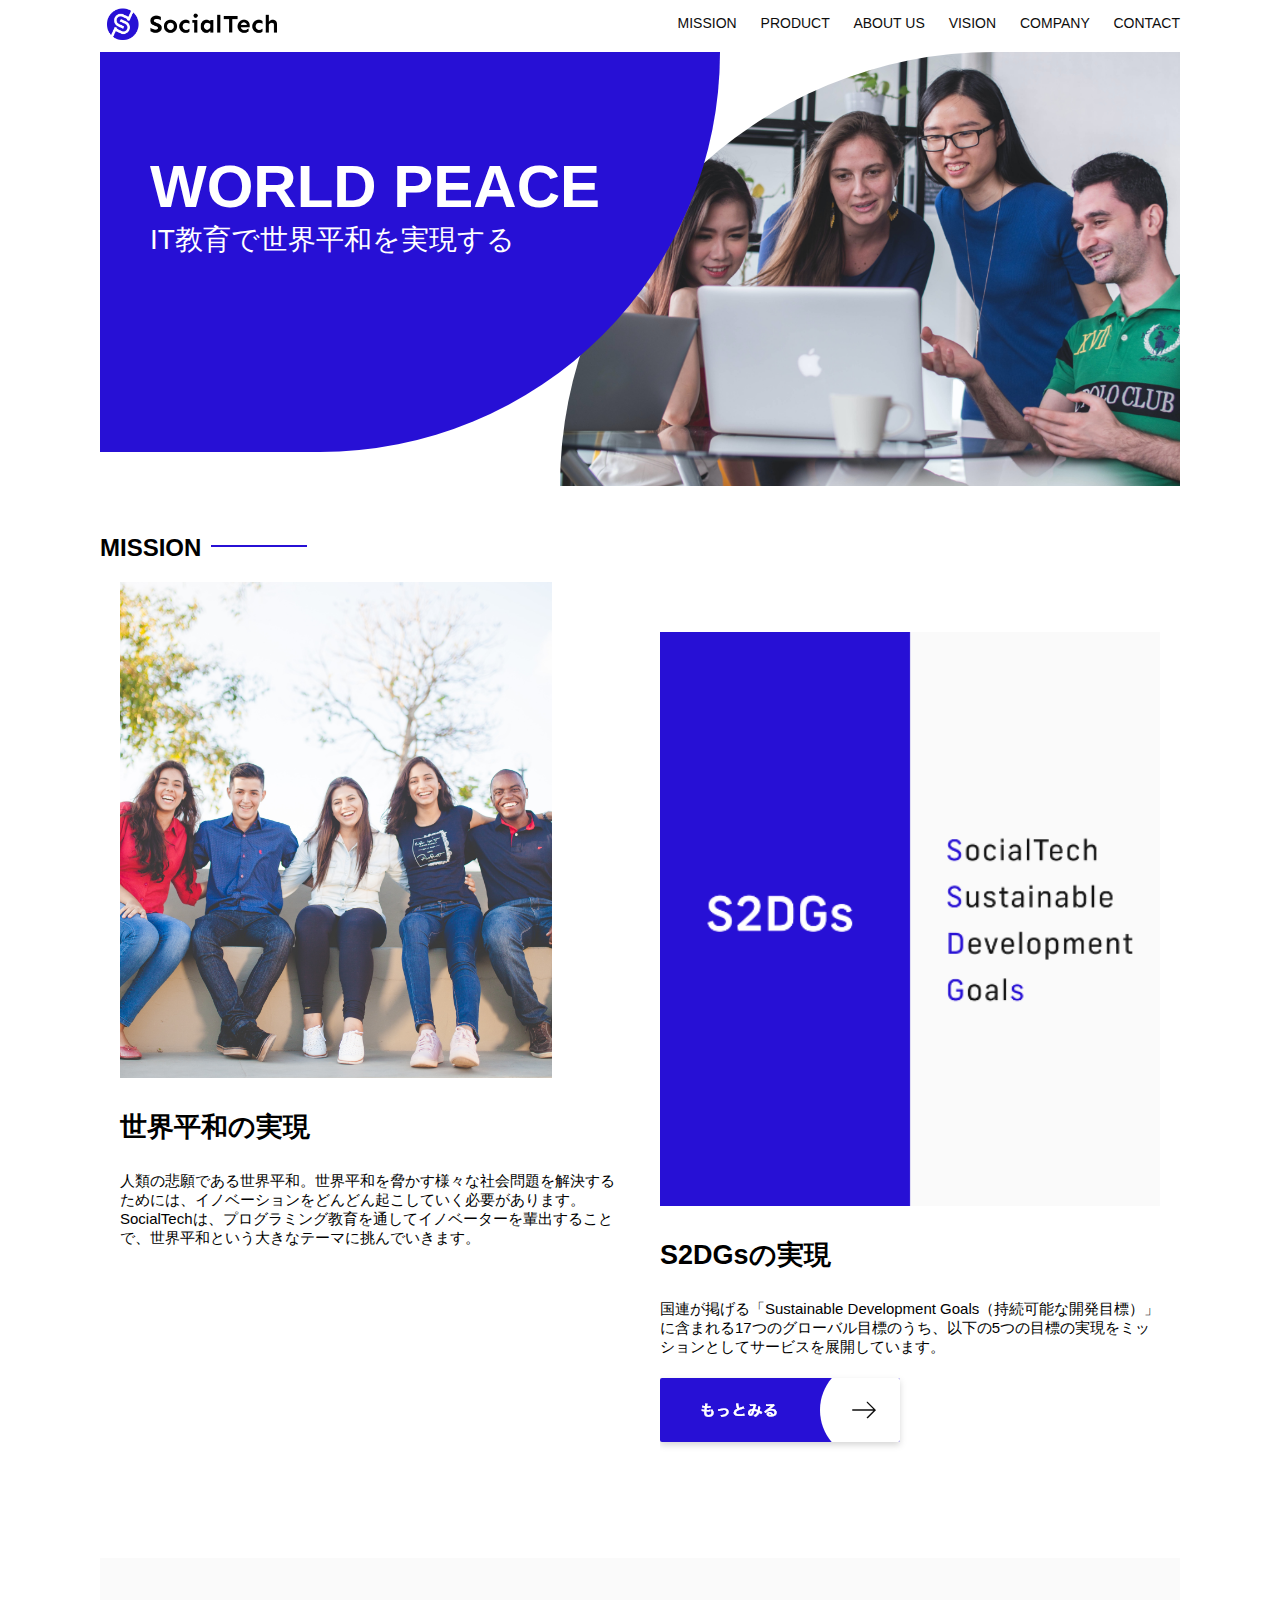
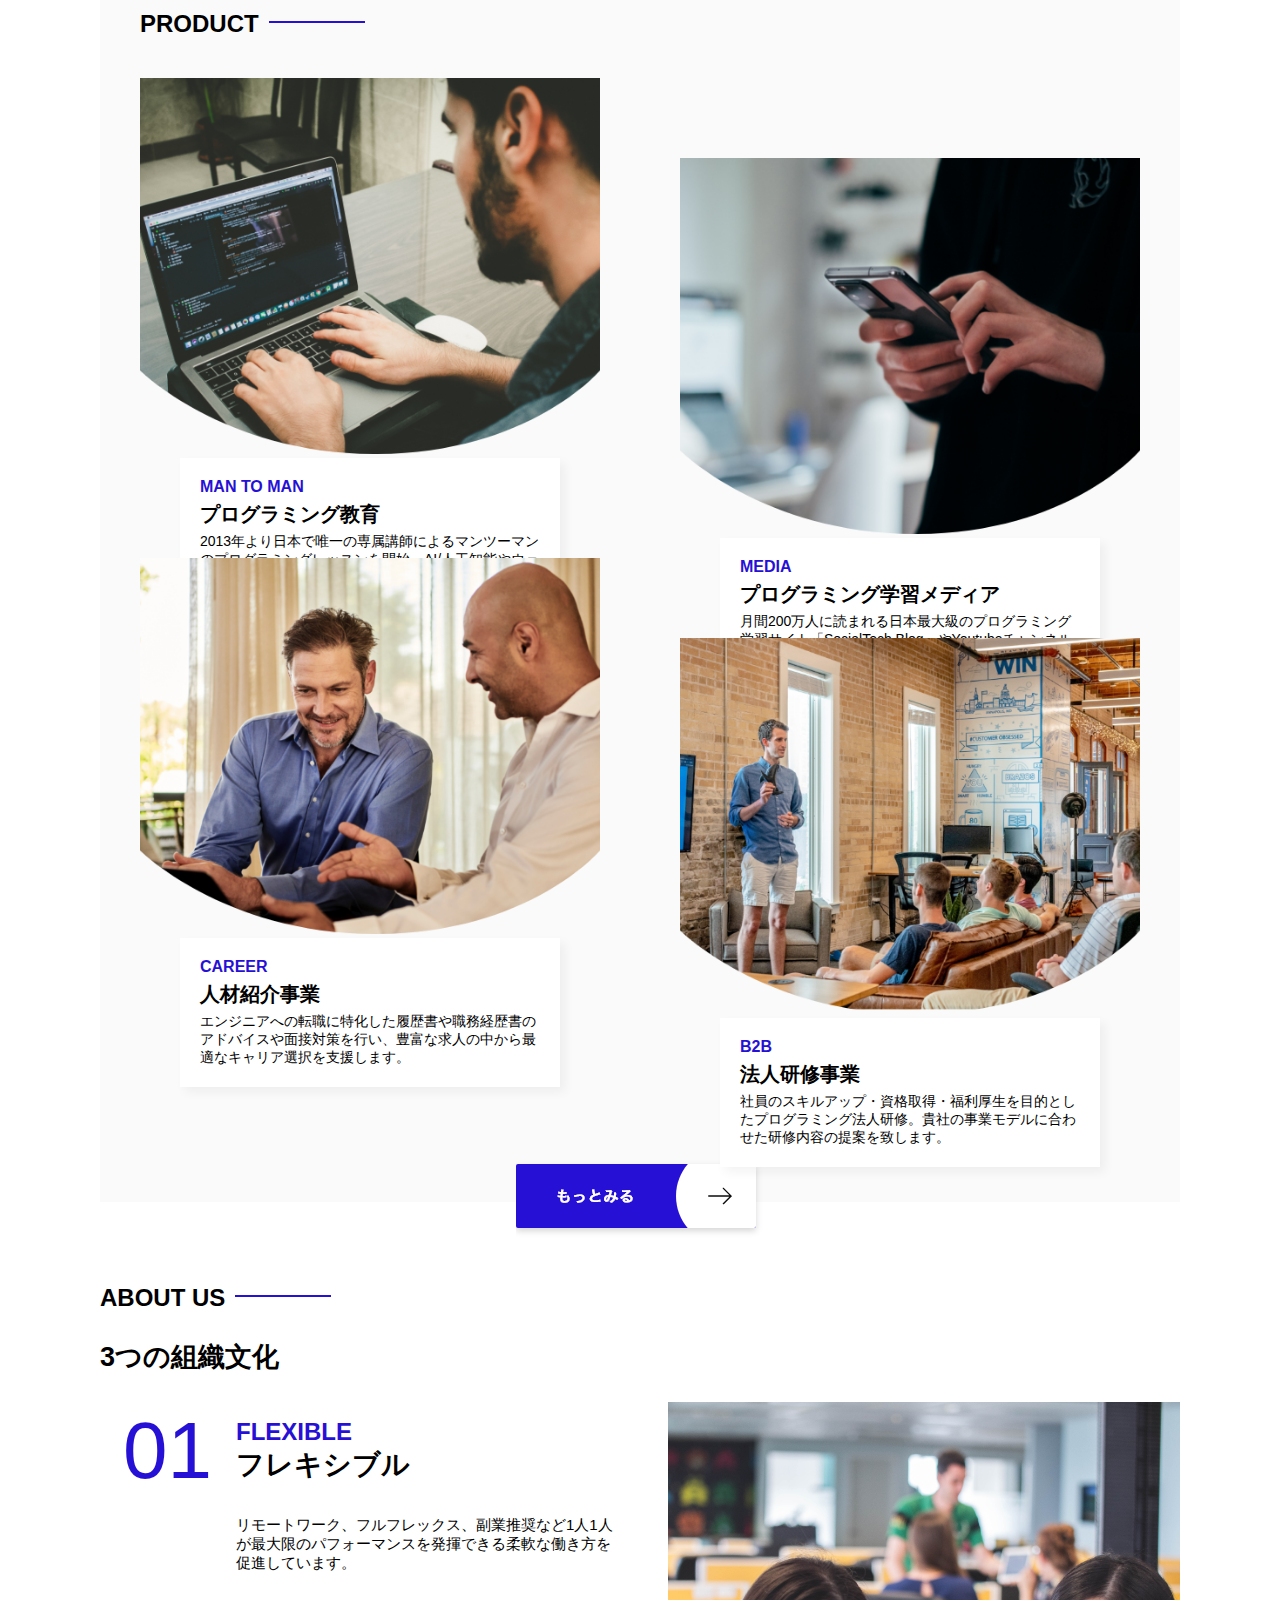
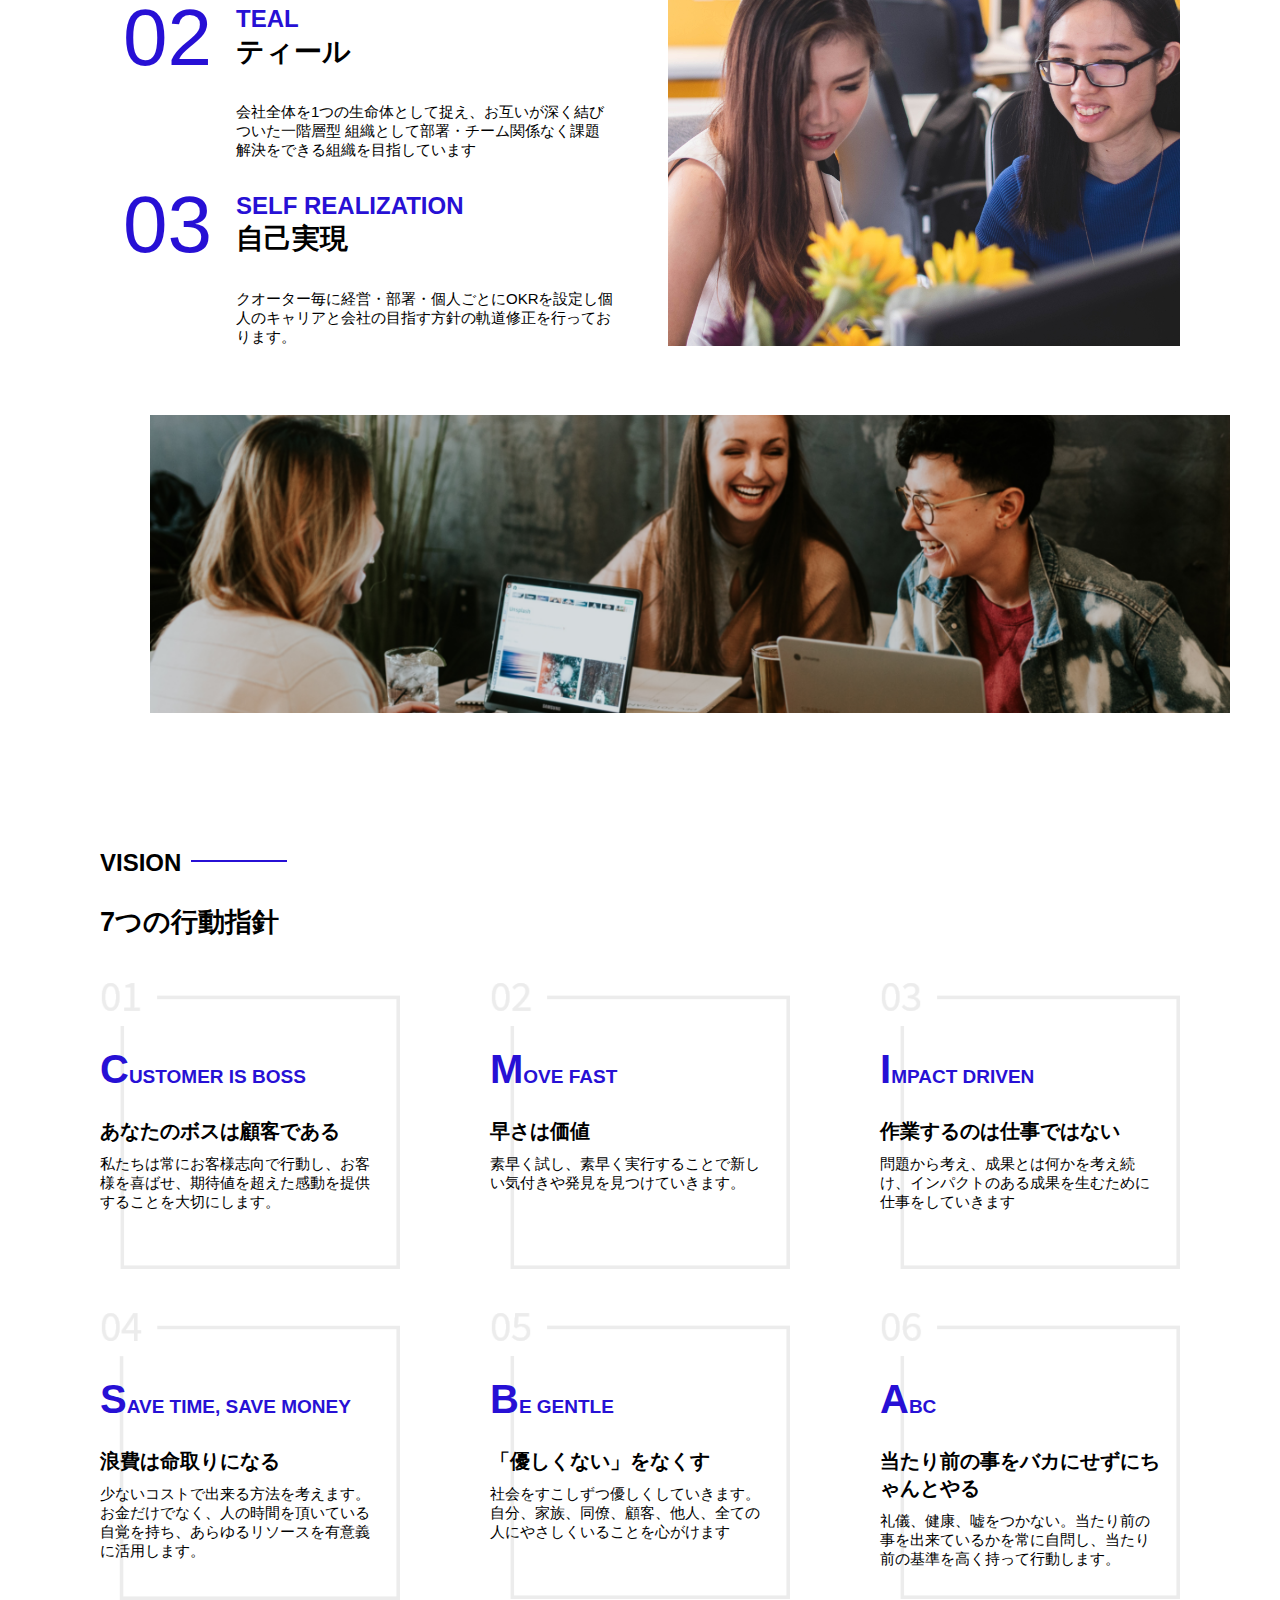
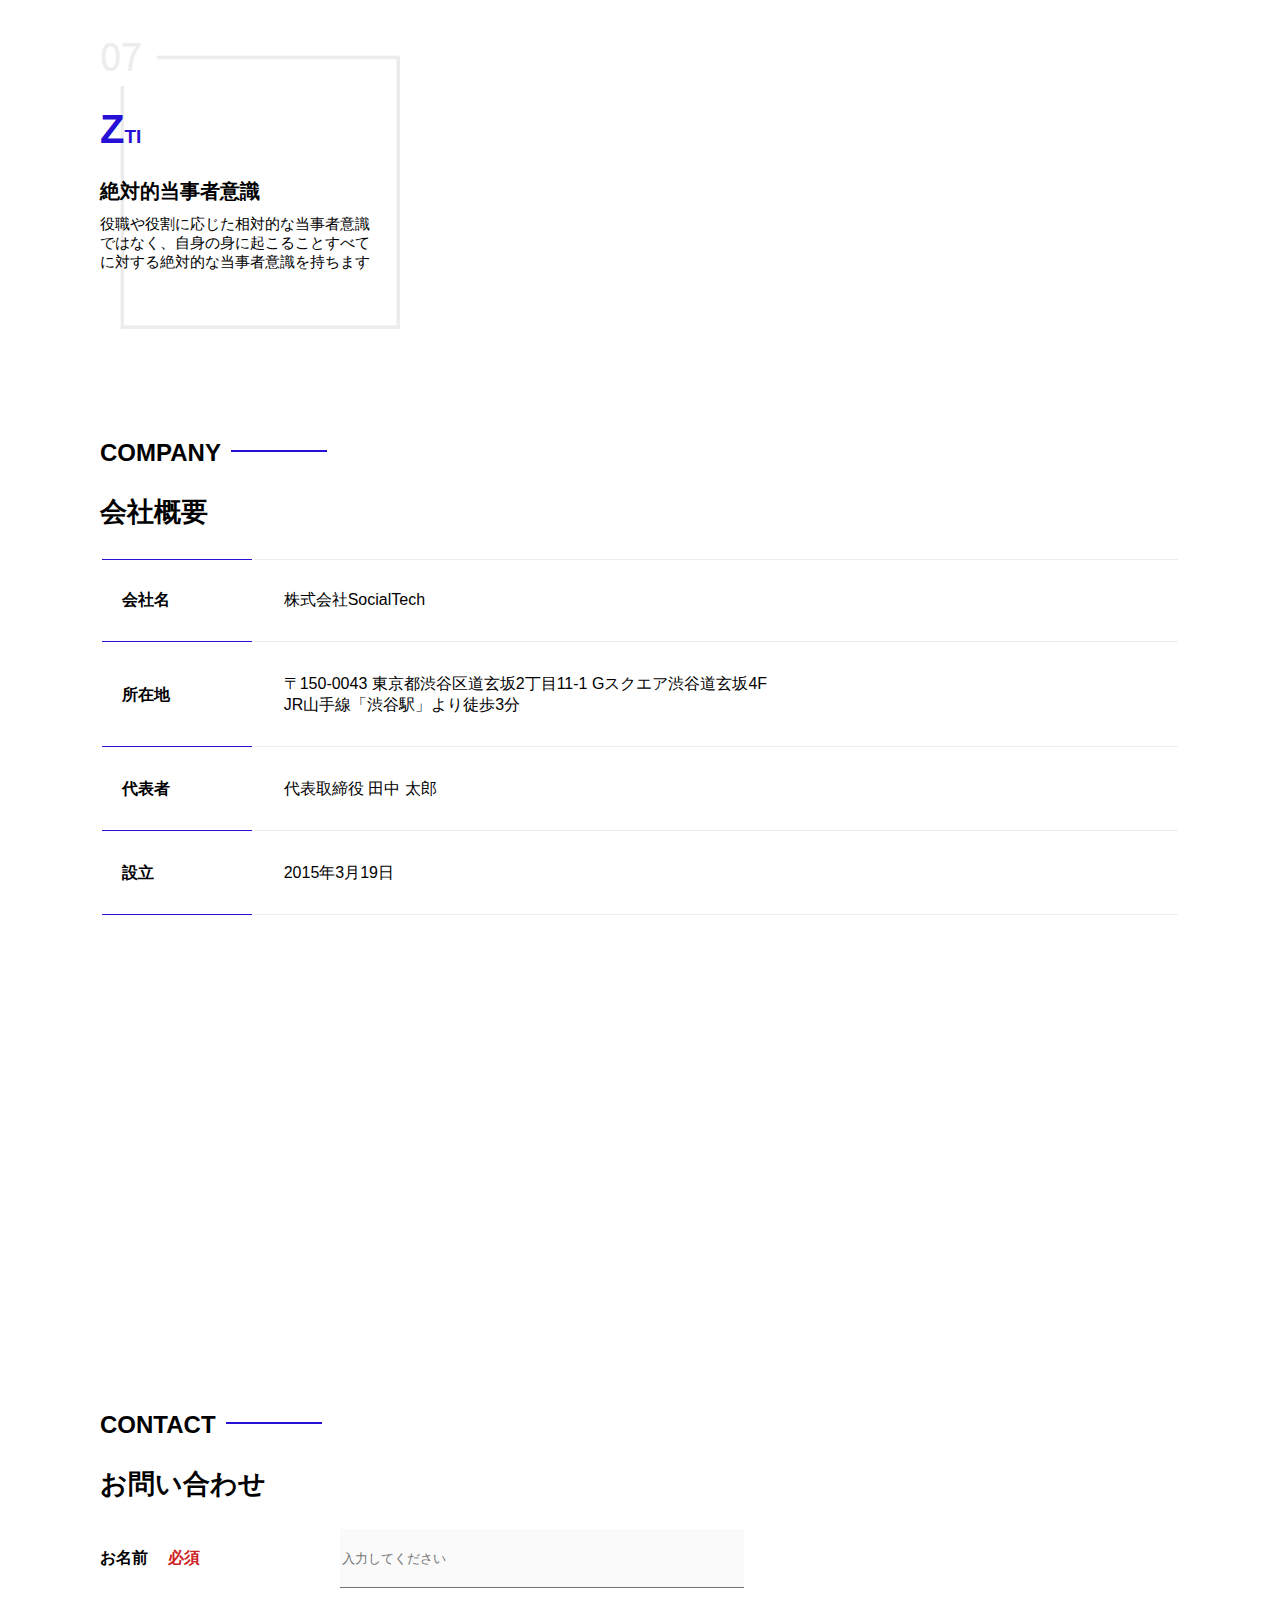
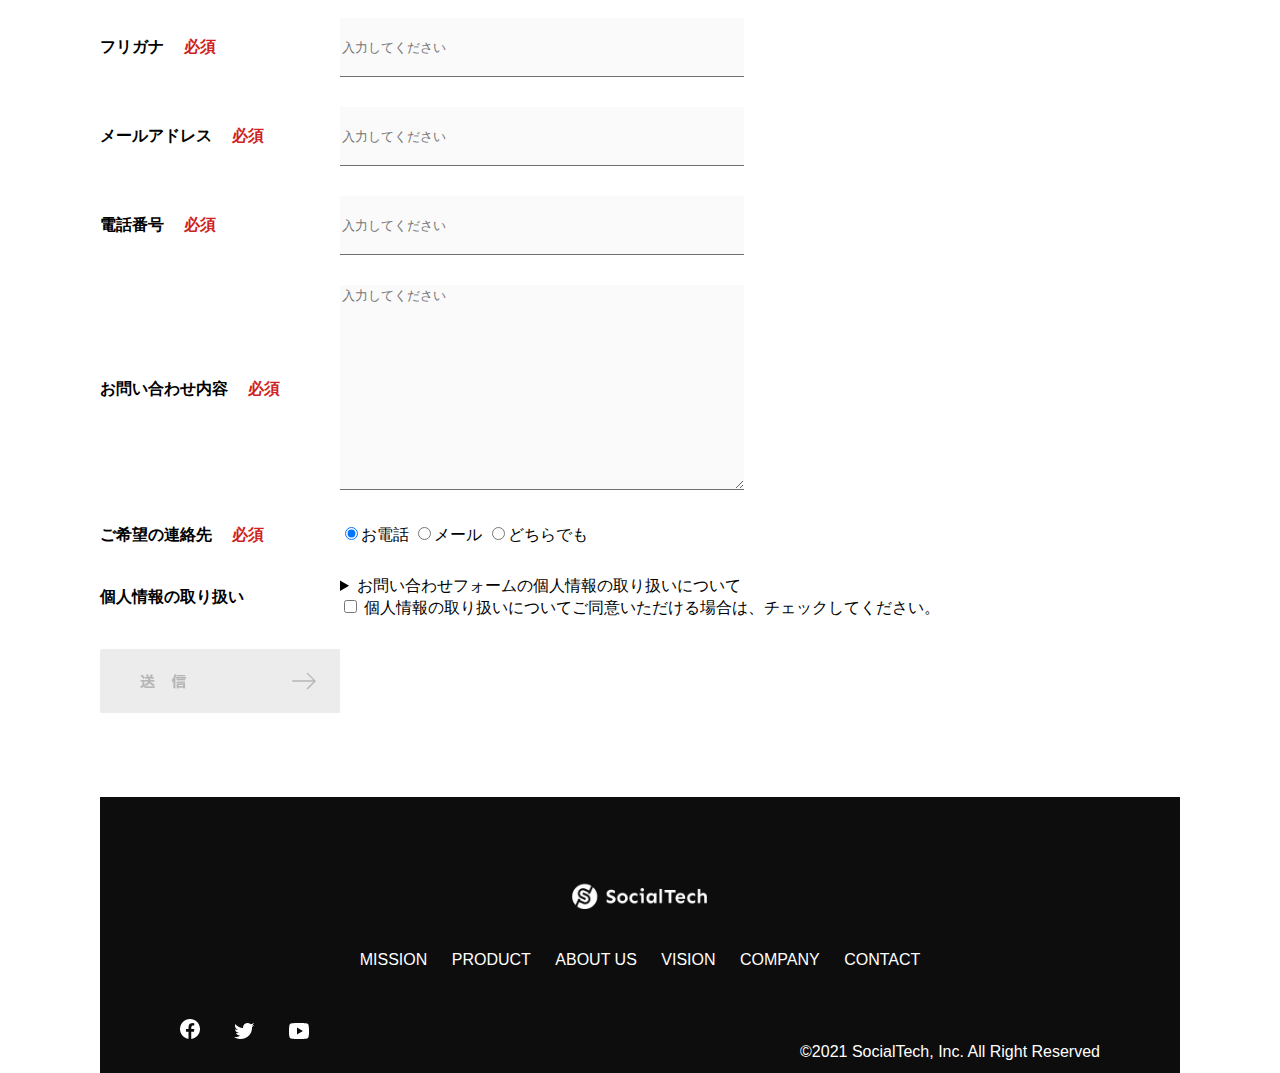
<file: docs/index.html>
<!DOCTYPE html>
<html>
  <head>
    <title>SocialTech</title>
    <meta charset="utf-8">
    <meta name="description" content="SocialTechはEdTech業界のリーディングカンパニーを目指します。">
    <meta name="viewport" content="width=device-width, initial-scale=1.0">
    <meta name="twitter:card" content="summary_large_image">
    <meta name="twitter:site" content="@">
    <meta property="og:url" content="https://github.com/Ryohei523/socialtech/tree/main/docs">
    <meta property="og:title" content="twitter_cardのテスト">
    <meta property="og:description" content="x上でのtwitter_cardの挙動のチェックです">
    <meta property="og:image" content="https://www.sejuku.net/cmn/img/ogp/ogp_common.jpg">
    <link rel="stylesheet" href="style.css">
  </head>
  <body>
    <!-- ヘッダー -->
    <header>
      <a href="index.html" id="logo">
        <img src="images/logo.png" alt="トップページに戻る">
      </a>
      <nav id="nav-pc">
        <a href="mission.html">MISSION</a>
        <a href="product.html">PRODUCT</a>
        <a href="index.html#aboutus">ABOUT US</a>
        <a href="index.html#vision">VISION</a>
        <a href="index.html#company">COMPANY</a>
        <a href="index.html#contact">CONTACT</a>
      </nav>
      <!-- スマホ用メニューボタン -->
      <img id="menu-sp" src="images/button-menu.png" alt="ナビゲーションを開く" onclick="document.getElementById('nav-sp').style.display = 'block'">
      <!-- スマホ用ナビゲーション -->
      <nav id="nav-sp">
        <img id="close" src="images/button-close.png" alt="ナビゲーションを閉じる" onclick="document.getElementById('nav-sp').style.display='none'">
        <a id="logo-sp" href="index.html" onclick="document.getElementById('nav-sp').style.display = 'none'"><img src="images/logo-sp.png" alt="トップページに戻る"></a>
        <a class="menu" href="mission.html" onclick="document.getElementById('nav-sp').style.display = 'none'">MISSION</a>
        <a class="menu" href="product.html" onclick="document.getElementById('nav-sp').style.display = 'none'">PRODUCT</a>
        <a class="menu" href="index.html#aboutus" onclick="document.getElementById('nav-sp').style.display = 'none'">ABOUT US</a>
        <a class="menu" href="index.html#vision" onclick="document.getElementById('nav-sp').style.display = 'none'">VISION</a>
        <a class="menu" href="index.html#company" onclick="document.getElementById('nav-sp').style.display = 'none'">COMPANY</a>
        <a class="menu" href="index.html#contact" onclick="document.getElementById('nav-sp').style.display = 'none'">CONTACT</a>
        <div id="sns">
          <a href="https://www.facebook.com/sejuku2013"><img src="images/button-facebook.png" alt="Facebookのリンク"></a>
          <a href="https://twitter.com/samuraijuku"><img src="images/button-twitter.png" alt="Twitterのリンク"></a>
          <a href="https://www.youtube.com/channel/UCCFOQO5aDK0xXam4cUQXT8g"><img src="images/button-youtube.png" alt="Youtubeのリンク"></a>
        </div>
      </nav>

    </header>
    <main>
      <article>
        <!-- メインビジュアル -->
        <section id="main-visual">
          <div id="main-message">
            <h1>WORLD PEACE</h1>
            <p>IT教育で世界平和を実現する</p>
          </div>
          <img src="images/index/index-main.png" alt="PCの周りに集まる多国籍の仲間たち">
        </section>
        <!-- ミッション -->
        <section id="mission">
          <h2 class="index-h2">MISSION</h2>
          <div id="mission-flex">
            <div>
              <img id="mission-photo" src="images/index/index-mission.png" alt="屋外のベンチで写真を撮影している">
              <h3>世界平和の実現</h3>
              <p>人類の悲願である世界平和。世界平和を脅かす様々な社会問題を解決するためには、イノベーションをどんどん起こしていく必要があります。SocialTechは、プログラミング教育を通してイノベーターを輩出することで、世界平和という大きなテーマに挑んでいきます。
              </p>
            </div>
            <div>
              <img id="s2dgs" src="images/index/s2dgs.png" alt="S2DGS">
              <h3>S2DGsの実現</h3>
              <p>国連が掲げる「Sustainable Development Goals（持続可能な開発目標）」に含まれる17つのグローバル目標のうち、以下の5つの目標の実現をミッションとしてサービスを展開しています。</p>
              <a href="mission.html">
                <img src="images/button-more.png" alt="もっとみる">
              </a>
            </div>
          </div>
        </section>
        <!-- プロダクト -->
        <section id="product">
          <h2 class="index-h2">PRODUCT</h2>
          <div>
            <div id="product-left">
              <div>
                <img class="product-photo" src="images/index/index-mantoman.png" alt="PCでコードを書く男性">
                <div class="product-explain">
                  <span>MAN TO MAN</span>
                  <h3>プログラミング教育</h3>
                  <p>2013年より日本で唯一の専属講師によるマンツーマンのプログラミングレッスンを開始。AI/人工知能やウェブデザインの学習も可能です。</p>
                </div>
              </div>
                <div>
                  <img class="product-photo" src="images/index/index-career.png" alt="笑顔で話し合う2人の男性">
                  <div class="product-explain">
                    <span>CAREER</span>
                    <h3>人材紹介事業</h3>
                    <p>エンジニアへの転職に特化した履歴書や職務経歴書のアドバイスや面接対策を行い、豊富な求人の中から最適なキャリア選択を支援します。</p>
                  </div>
                </div>
            </div>
            <div id="product-right">
              <div>
                <img class="product-photo" src="images/index/index-media.png" alt="スマートフォンを操作する人">
                <div class="product-explain">
                  <span>MEDIA</span>
                  <h3>プログラミング学習メディア</h3>
                  <p>月間200万人に読まれる日本最大級のプログラミング学習サイト「SocialTech Blog」やYoutubeチャンネルにて学習情報を発信しています。</p>
                </div>
              </div>
              <div>
                <img class="product-photo" src="images/index/index-b2b.png" alt="公演中の男性とそれを聴く人々">
                <div class="product-explain">
                  <span>B2B</span>
                  <h3>法人研修事業</h3>
                  <p>社員のスキルアップ・資格取得・福利厚生を目的としたプログラミング法人研修。貴社の事業モデルに合わせた研修内容の提案を致します。</p>
                </div>
              </div>
            </div>
          </div>
          <!-- 画像 -->
          <div>
            <a id="product-more" href="product.html">
              <img src="images/button-more.png" alt="もっとみる">
            </a>
          </div>
        </section>
        <!-- ABOUT US -->
        <section id="aboutus">
          <h2 class="index-h2">ABOUT US</h2>
          <h3>3つの組織文化</h3>
          <div>
            <table class="culture-table">
              <tr>
                <td>
                  <span class="culture-num">01</span>
                </td>
                <td>
                  <span class="culture-en">FLEXIBLE</span>
                  <span class="culture-jp">フレキシブル</span>
                </td>
              </tr>
              <tr>
                <td>
                  <!-- 空のセル -->
                </td>
                <td>
                  <p class="culture-description">
                    リモートワーク、フルフレックス、副業推奨など1人1人が最大限のパフォーマンスを発揮できる柔軟な働き方を促進しています。
                  </p>
                </td>
              </tr>
              <tr>
                <td>
                  <span class="culture-num">02</span>
                </td>
                <td>
                  <span class="culture-en">TEAL</span>
                  <span class="culture-jp">ティール</span>                
                </td>
              </tr>
              <tr>
                <td>
                  <!-- 空のセル -->
                </td>
                <td>
                  <p class="culture-description">
                    会社全体を1つの生命体として捉え、お互いが深く結びついた一階層型
                    組織として部署・チーム関係なく課題解決をできる組織を目指しています
                  </p>
                </td>
              </tr>
              <tr>
                <td>
                  <span class="culture-num">03</span>
                </td>
                <td>
                  <span class="culture-en">SELF REALIZATION</span>
                  <span class="culture-jp">自己実現</span>
                </td>
              </tr>
              <tr>
                <td>
                  <!-- 空のセル -->
                </td>
                <td>
                  <p class="culture-description">
                    クオーター毎に経営・部署・個人ごとにOKRを設定し個人のキャリアと会社の目指す方針の軌道修正を行っております。
                  </p>
                </td>
              </tr>
            </table>
            <img class="culture-img" src="images/index/index-aboutus1.png" alt="笑顔で話し合う2人の女性">
          </div>
          <img class="culture-img2" src="images/index/index-aboutus2.png" alt="笑顔で話し合う3人の男女">
        </section>
        <!-- VISION -->
        <section id="vision">
          <h2 class="index-h2">VISION</h2>
          <h3>7つの行動指針</h3>
          <div>
            <div class="vision-box">
              <img src="images/index/vision-01.png" alt="01">
              <span>
                <h4>CUSTOMER IS BOSS</h4>
                <h5>あなたのボスは顧客である</h5>
                <p>私たちは常にお客様志向で行動し、お客様を喜ばせ、期待値を超えた感動を提供することを大切にします。</p>
              </span>
            </div>
            <div class="vision-box">
              <img src="images/index/vision-02.png" alt="02">
              <span>
                <h4>MOVE FAST</h4>
                <h5>早さは価値</h5>
                <p>素早く試し、素早く実行することで新しい気付きや発見を見つけていきます。</p>
              </span>
            </div>
            <div class="vision-box">
              <img src="images/index/vision-03.png" alt="03">
              <span>
                <h4>IMPACT DRIVEN</h4>
                <h5>作業するのは仕事ではない</h5>
                <p>問題から考え、成果とは何かを考え続け、インパクトのある成果を生むために仕事をしていきます</p>
              </span>
            </div>
            <div class="vision-box">
              <img src="images/index/vision-04.png" alt="04">
              <span>
                <h4>SAVE TIME, SAVE MONEY</h4>
                <h5>浪費は命取りになる</h5>
                <p>少ないコストで出来る方法を考えます。お金だけでなく、人の時間を頂いている自覚を持ち、あらゆるリソースを有意義に活用します。</p>
              </span>
            </div>
            <div class="vision-box">
              <img src="images/index/vision-05.png" alt="05">
              <span>
                <h4>BE GENTLE</h4>
                <h5>「優しくない」をなくす</h5>
                <p>社会をすこしずつ優しくしていきます。自分、家族、同僚、顧客、他人、全ての人にやさしくいることを心がけます</p>
              </span>
            </div>
            <div class="vision-box">
              <img src="images/index/vision-06.png" alt="06">
              <span>
                <h4>ABC</h4>
                <h5>当たり前の事をバカにせずにちゃんとやる</h5>
                <p>礼儀、健康、嘘をつかない。当たり前の事を出来ているかを常に自問し、当たり前の基準を高く持って行動します。</p>
              </span>
            </div>
            <div class="vision-box">
              <img src="images/index/vision-07.png" alt="07">
              <span>
                <h4>ZTI</h4>
                <h5>絶対的当事者意識</h5>
                <p>役職や役割に応じた相対的な当事者意識ではなく、自身の身に起こることすべてに対する絶対的な当事者意識を持ちます</p>
              </span>
            </div>
          </div>
        </section>
        <!-- COMPANY -->
        <section id="company">
          <h2 class="index-h2">COMPANY</h2>
          <h3>会社概要</h3>
          <table id="company-table">
            <tr>
              <th class="tableheader-first">会社名</th>
              <td class="cell-first">株式会社SocialTech</td>
            </tr>
            <tr>
              <th class="tableheader">所在地</th>
              <td class="cell">〒150-0043 東京都渋谷区道玄坂2丁目11-1 Gスクエア渋谷道玄坂4F<br>JR山手線「渋谷駅」より徒歩3分</td>
            </tr>
            <tr>
              <th class="tableheader">代表者</th>
              <td class="cell">代表取締役  田中  太郎</td>
            </tr>
            <tr>
              <th class="tableheader">設立</th>
              <td class="cell">2015年3月19日</td>
            </tr>
          </table>
          <iframe 
              src="https://www.google.com/maps/embed?pb=!1m18!1m12!1m3!1d3241.777174982503!2d139.69359487667458!3d35.65786117259497!2m3!1f0!2f0!3f0!3m2!1i1024!2i768!4f13.1!3m3!1m2!1s0x60188b55ffeaaaab%3A0x552bb81dbe5fefb7!2z44CSMTUwLTAwNDMg5p2x5Lqs6YO95riL6LC35Yy66YGT546E5Z2C77yS5LiB55uu77yR77yR4oiS77yR77yR!5e0!3m2!1sja!2sjp!4v1701525947463!5m2!1sja!2sjp"
              style="border:0;" allowfullscreen="" loading="lazy">
          </iframe>
        </section>
        <!-- CONTACT -->
        <section id="contact">
          <h2 class="index-h2">CONTACT</h2>
          <h3>お問い合わせ</h3>
          <form action="https://api.staticforms.xyz/submit" method="post">
            <input type="text" name="honeypot" style="display:none">
            <input type="hidden" name="accessKey" value="98bb1f99-c61b-4ba3-afd1-81032791ae67">
            <input type="hidden" name="subject" value="お問い合わせフォーム" />
            <input type="hidden" name="replyTo" value="ir140140140@gmail.com">
            <input type="hidden" name="redirectTo" value="">
            <div>
              <div class="contact-heading">
                <label class="contact-label">お名前<span class="contact-span">必須</span></label>
              </div>
              <div>
                <input type="text" name="name" placeholder="入力してください" class="contact-textbox">
              </div>
            </div>
            <div>
              <div class="contact-heading">
                <label class="contact-label">フリガナ<span class="contact-span">必須</span></label>
              </div>
              <div>
                <input type="text" name="hurigana" placeholder="入力してください" class="contact-textbox">
              </div>
            </div>
            <div>
              <div class="contact-heading">
                <label class="contact-label">メールアドレス<span class="contact-span">必須</span></label>
              </div>
              <div>
                <input type="text" name="email" placeholder="入力してください" class="contact-textbox">
              </div>
            </div>
            <div>
              <div class="contact-heading">
                <label class="contact-label">電話番号<span class="contact-span">必須</span></label>
              </div>
              <div>
                <input type="text" name="tel" placeholder="入力してください" class="contact-textbox">
              </div>
            </div>
            <div>
              <div class="contact-heading">
                <label class="contact-label">お問い合わせ内容<span class="contact-span">必須</span></label>
              </div>
              <div>
                <textarea class="contact-textarea" placeholder="入力してください" name="message"></textarea>
              </div>
            </div>
            <div>
              <div class="contact-heading">
                <label class="contact-label">ご希望の連絡先<span class="contact-span">必須</span></label>
              </div>
              <div>
                <input class="radiobutton" type="radio" value="tel" name="contact" checked><label>お電話</label>
                <input class="radiobutton" type="radio" value="mail" name="contact"><label>メール</label>
                <input class="radiobutton" type="radio" value="both" name="contact"><label>どちらでも</label>
              </div>
            </div>
            <div>
              <div class="contact-heading">
                <label class="contact-label">個人情報の取り扱い</label>
              </div>
              <div>
                <details>
                  <summary>お問い合わせフォームの個人情報の取り扱いについて</summary>
                  <div>
                    <span>１．組織の名称又は氏名</span><br>
                    株式会社SocialTech<br><br>
                    <span>２．個人情報保護管理者（若しくはその代理人）の氏名又は職名、所属及び連絡先
                      鈴木 一郎 コーポレート部</span><br>
                    メールアドレス：support@socialtech.net<br>
                    TEL：03-xxxx-xxxx<br>
                    <span>３．個人情報の利用目的</span><br>
                    ・本サービス及び本サービスに関連する情報の提供又はそれらに関する連絡のため<br>
                    ・ユーザーの本人確認のため<br>
                    ・当社サービスのご案内のため<br>
                    ・当社の商品等の広告または宣伝（電子メールによるものを含むものとします。）<br><br>
                    <span>４．個人情報の取り扱い業務の委託</span><br>
                    個人情報の取扱業務の全部または一部を外部に業務委託する場合があります。<br>
                    その際、弊社は、個人情報を適切に保護できる管理体制を敷き実行していることを条件として<br>
                    委託先を厳選したうえで、機密保持契約を委託先と締結し、お客様の個人情報を厳密に管理させます。<br><br>
                    <span>５．個人情報の開示等の請求</span><br>
                    お客様は、弊社に対してご自身の個人情報の開示等（利用目的の通知、開示、内容の訂正・追加・削除、利用の停止または消去、第三者への提供の停止）に関して、当社問合わせ窓口に申し出ることができます。<br>
                    その際、弊社はお客様ご本人を確認させていただいたうえで、合理的な期間内に対応いたします。<br><br>
                    なお、個人情報に関する弊社問合わせ先は、次の通りです。<br><br>
                    株式会社SocialTech  個人情報問合せ窓口<br>
                    〒150-0043  東京都渋谷区道玄坂2丁目11-1 Ｇスクエア渋谷道玄坂 4F<br>
                    メールアドレス：support@socialtech.net  TEL：03-xxxx-xxxx<br><br>
                    <span>６．個人情報を提供されることの任意性について</span><br><br>
                    お客様がご自身の個人情報を弊社に提供されるか否かは、お客様のご判断によりますが、もしご提供されない場合には、適切なサービスが提供できない場合がありますので予めご了承ください。
                  </div>
                </details>
                <input type="checkbox" name="agree">
                <span>個人情報の取り扱いについてご同意いただける場合は、チェックしてください。</span>
              </div>
            </div>
            <input type="image" src="images/button-submit.png" alt="送信する">
          </form>
        </section>
      </article>
    </main>
    <footer>
      <div id="footer-logo">
        <img src="images/logo-sp.png" alt="SocialTech">
      </div>
      <div id="footer-link">
        <a href="mission.html">MISSION</a>
        <a href="product.html">PRODUCT</a>
        <a href="index.html#aboutus">ABOUT US</a>
        <a href="index.html#vision">VISION</a>
        <a href="index.html#company">COMPANY</a>
        <a href="index.html#contact">CONTACT</a>
      </div>
      <div id="sns-footer">
        <a href="https://www.facebook.com/sejuku2013"><img src="images/button-facebook.png" alt="Facebookのリンク"></a>
        <a href="https://twitter.com/samuraijuku"> <img src="images/button-twitter.png" alt="Twitterのリンク"></a>
        <a href="https://www.youtube.com/channel/UCCFOQO5aDK0xXam4cUQXT8g"><img src="images/button-youtube.png" alt="Youtubeのリンク"></a>
      </div>
      <span id="copyright">&copy;2021 SocialTech, Inc. All Right Reserved</span>
    </footer>
  </body>
</html>
</file>
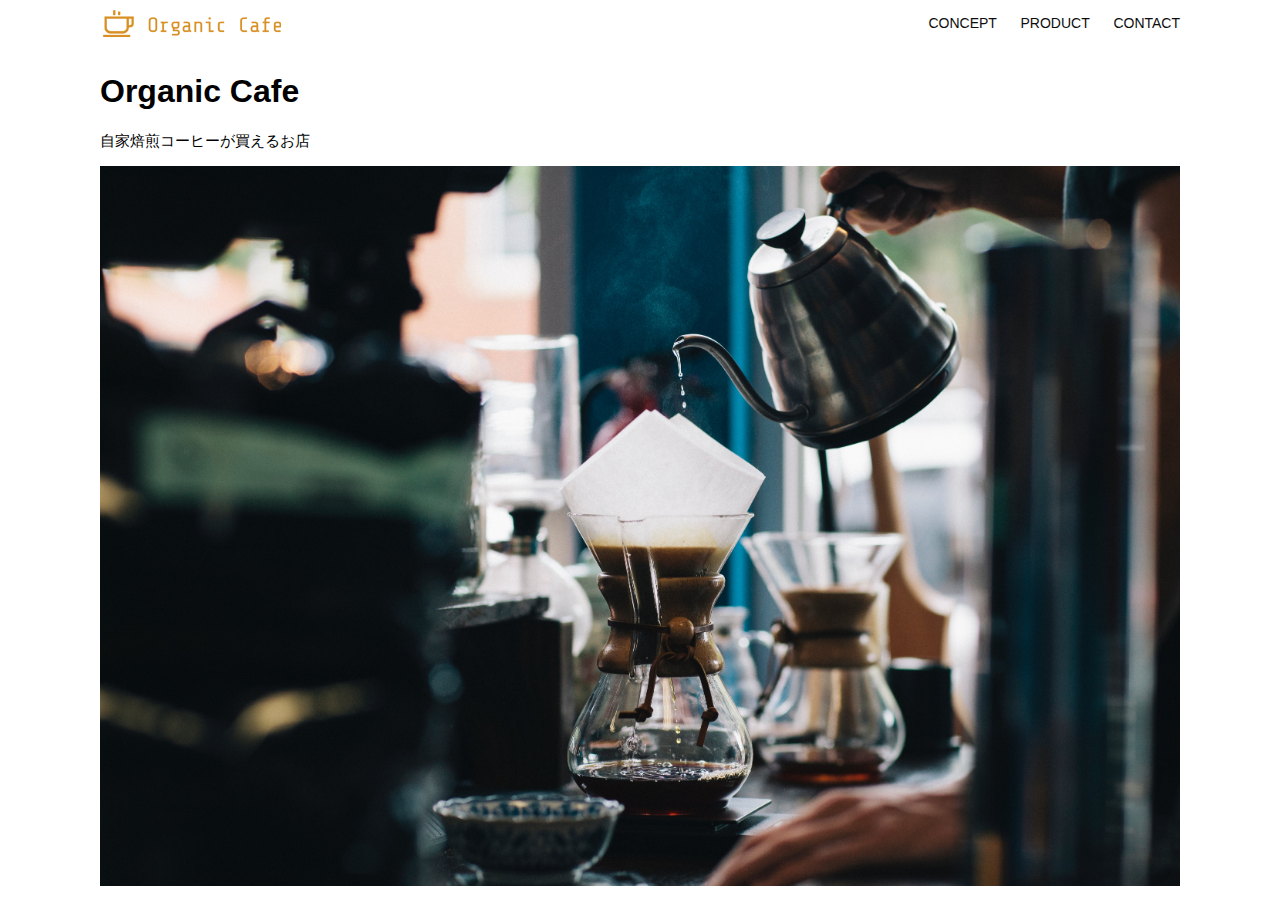
<file: html-css-kadai_013/index.html>
<!DOCTYPE html>
<html>
  <head>
    <title>Organic Cafe</title>
    <meta charset="UTF-8" />
    <meta
      name="description"
      content="自家焙煎のコーヒーがお家で楽しめるOrganic Cafe"
    />
    <meta name="viewport" content="width=device-width, initial-scale=1.0" />
    <link rel="stylesheet" href="style.css" />
  </head>
  <body>
    <!-- ヘッダー -->
    <header>
      <!-- ロゴ -->
      <a href="index.html" id="logo"
        ><img src="images/logo.png" alt="トップページに戻る"
      /></a>

      <!-- PC用ナビゲーション -->
      <nav id="nav-pc">
        <a href="index.html#concept">CONCEPT</a>
        <a href="index.html#product">PRODUCT</a>
        <a href="index.html#contact">CONTACT</a>
      </nav>

      <!-- スマホ用ハンバーガーメニュー画像 -->
      <img id="menu-sp" src="images/button-menu.png" alt="ナビゲーションを開く" onclick="document.getElementById('nav-sp').style.display = 'block'">

      <!-- スマホ用ナビゲーション -->
      <nav id="nav-sp">
        <img id="close" src="images/button-close.png" alt="ナビゲーションを閉じる" onclick="document.getElementById('nav-sp').style.display = 'none'">
        <a id="logo-sp" href="index.html" onclick="document.getElementById('nav-sp').style.display = 'none'">
          <img src="images/logo-sp.png" alt="トップに戻る">
        </a>
        <a class="menu" href="index.html#concept" onclike="document.getElementById('nav-sp').style.display = 'none'">CONCEPT</a>
        <a class="menu" href="index.html#product" onclike="document.getElementById('nav-sp').style.display = 'none'">PRODUCT</a>
        <a class="menu" href="index.html#contact" onclike="document.getElementById('nav-sp').style.display = 'none'">CONTACT</a>
      </nav>
    </header>
    <main>
      <article>
        <!-- メインビジュアル -->
        <section id="main-visual">
          <div id="main-message">
            <h1>Organic Cafe</h1>
            <p>自家焙煎コーヒーが買えるお店</p>
          </div>
          <img
            src="images/main-image.jpg"
            alt="コーヒーをハンドドリップで淹れる画像"
          />
        </section>
      </article>
    </main>
  </body>
</html>
</file>
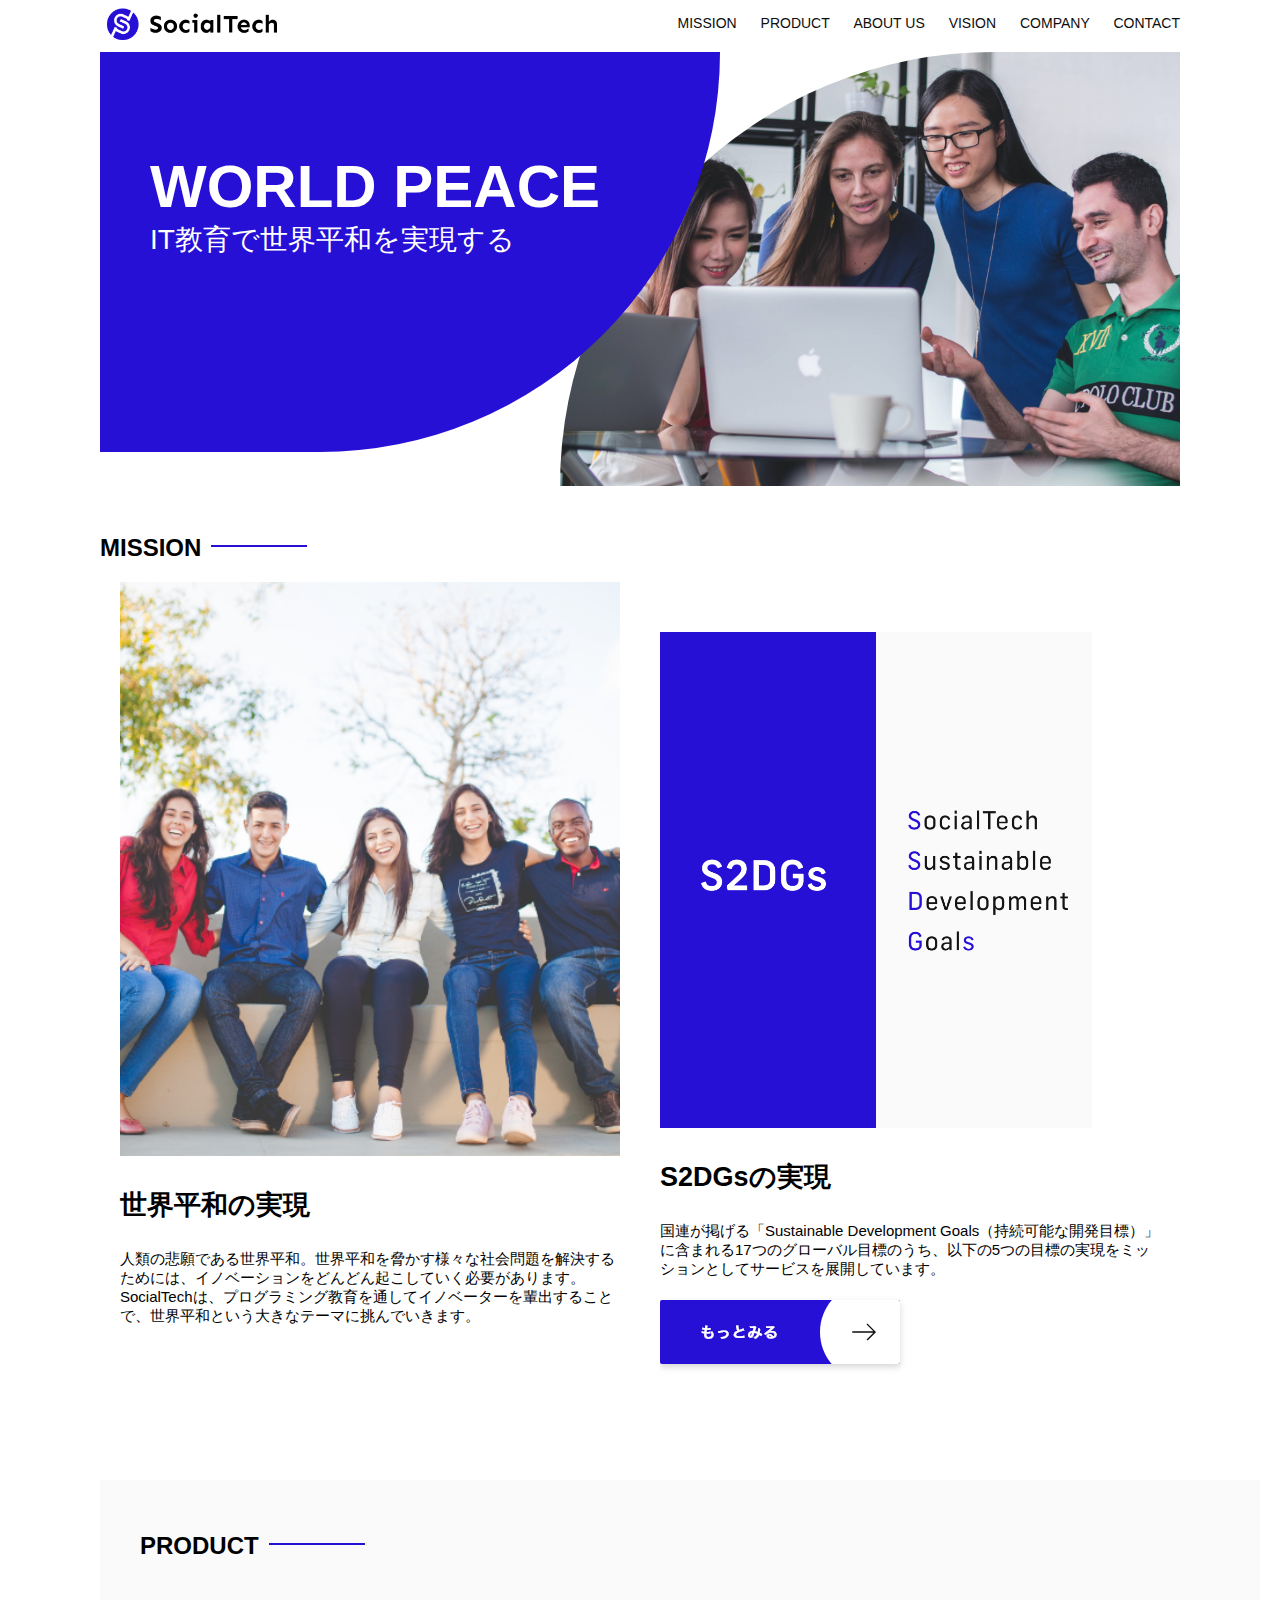
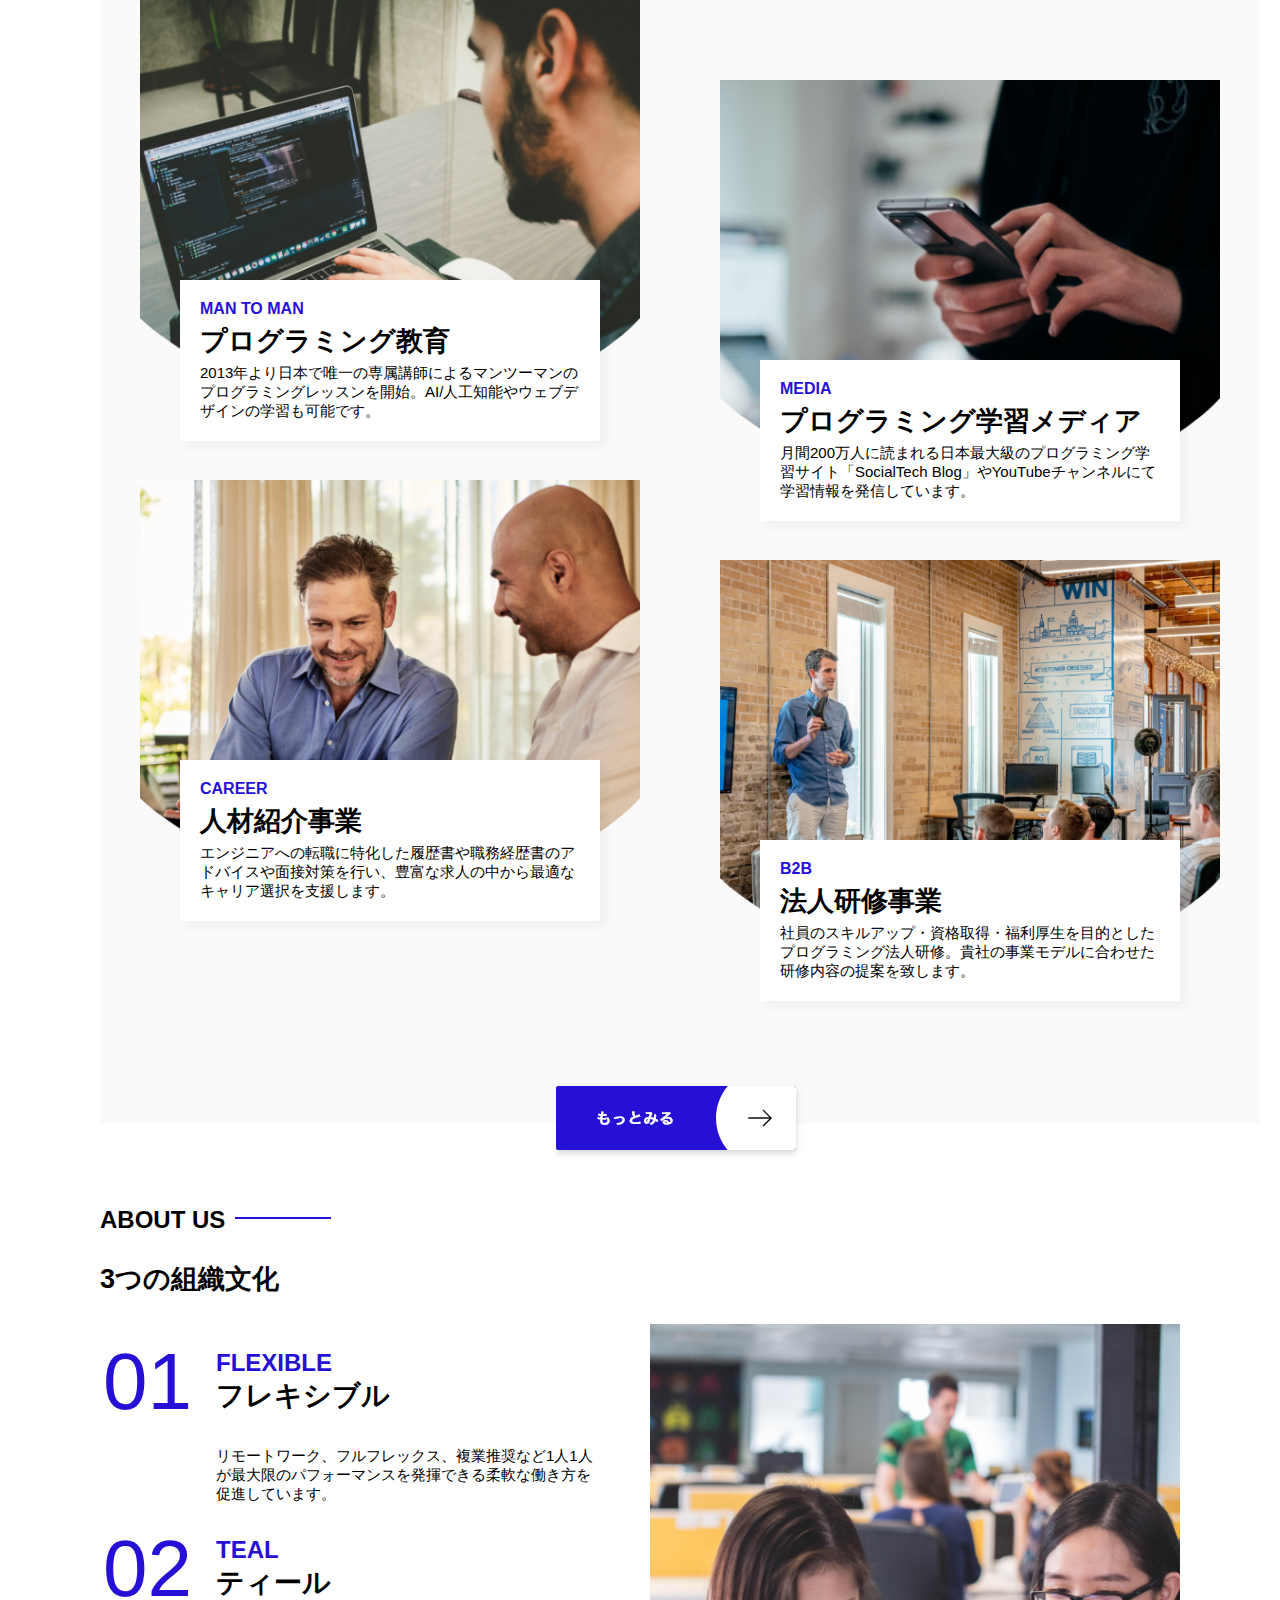
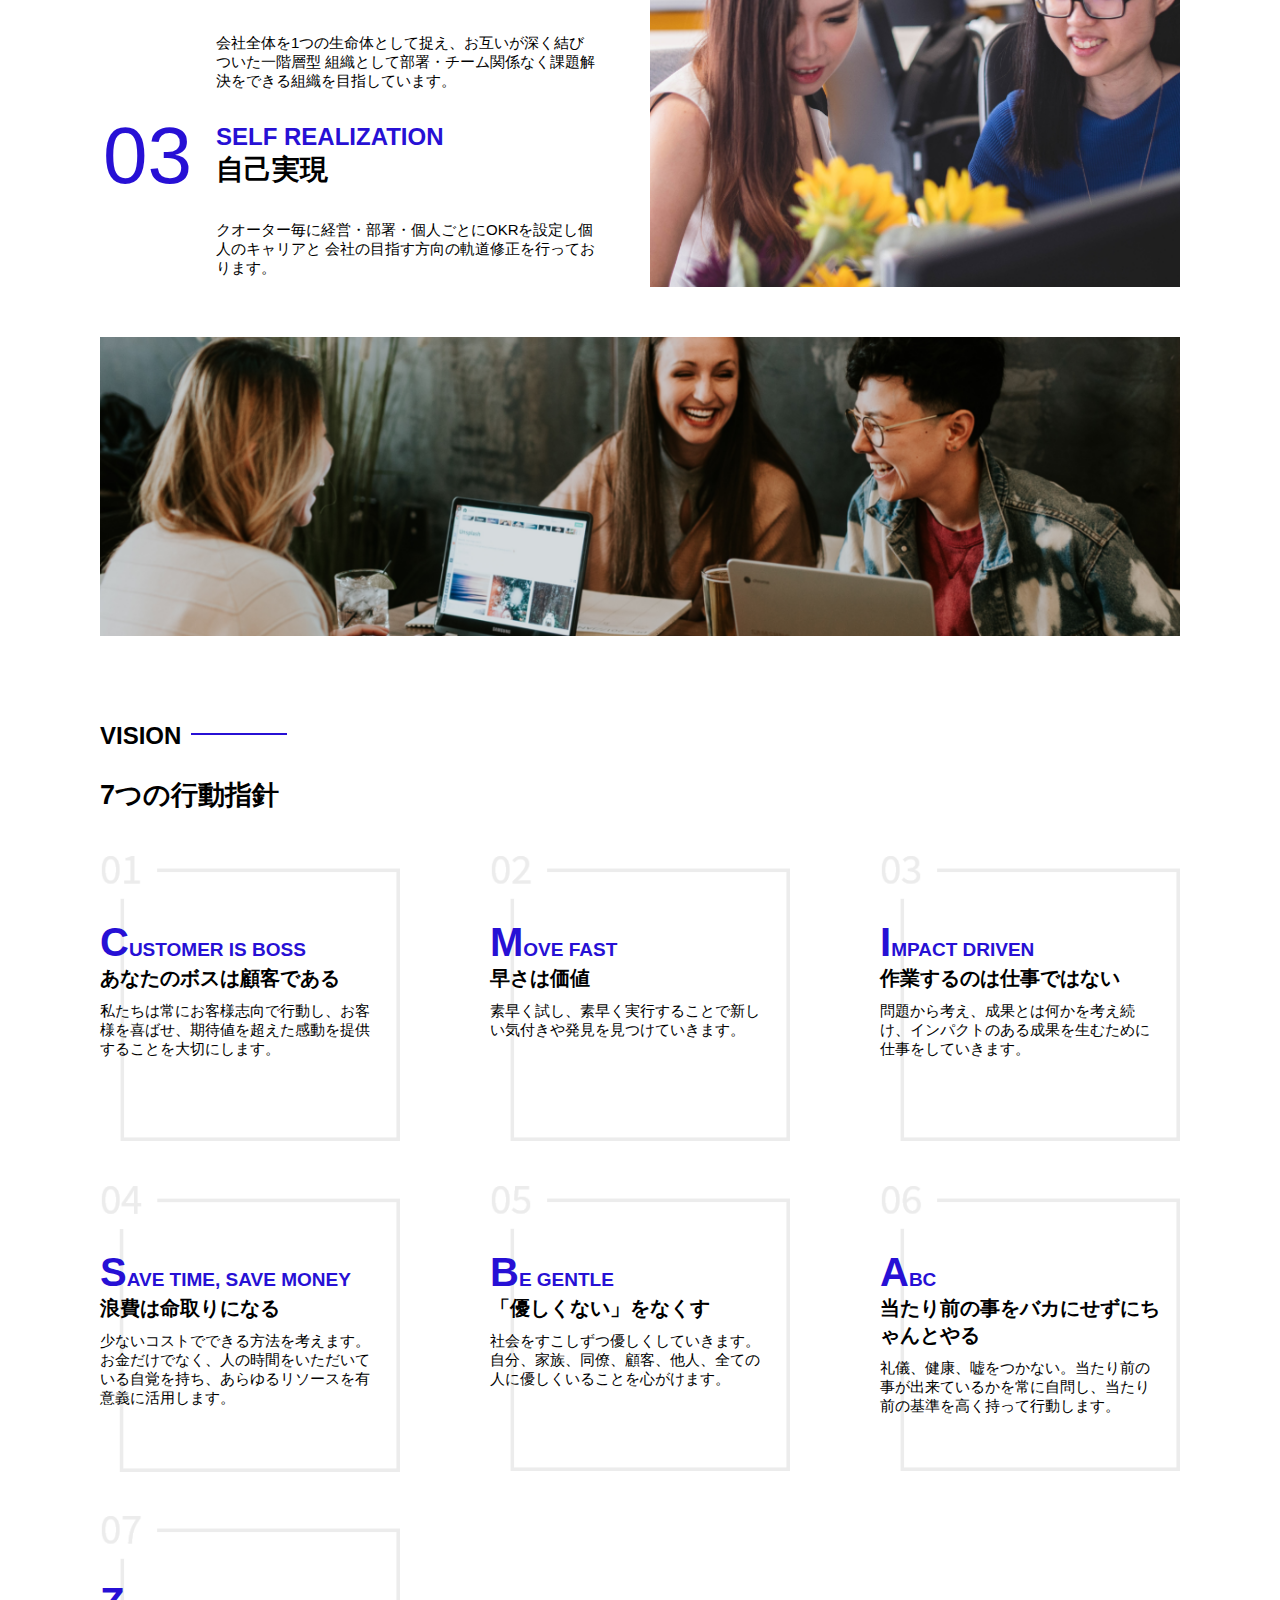
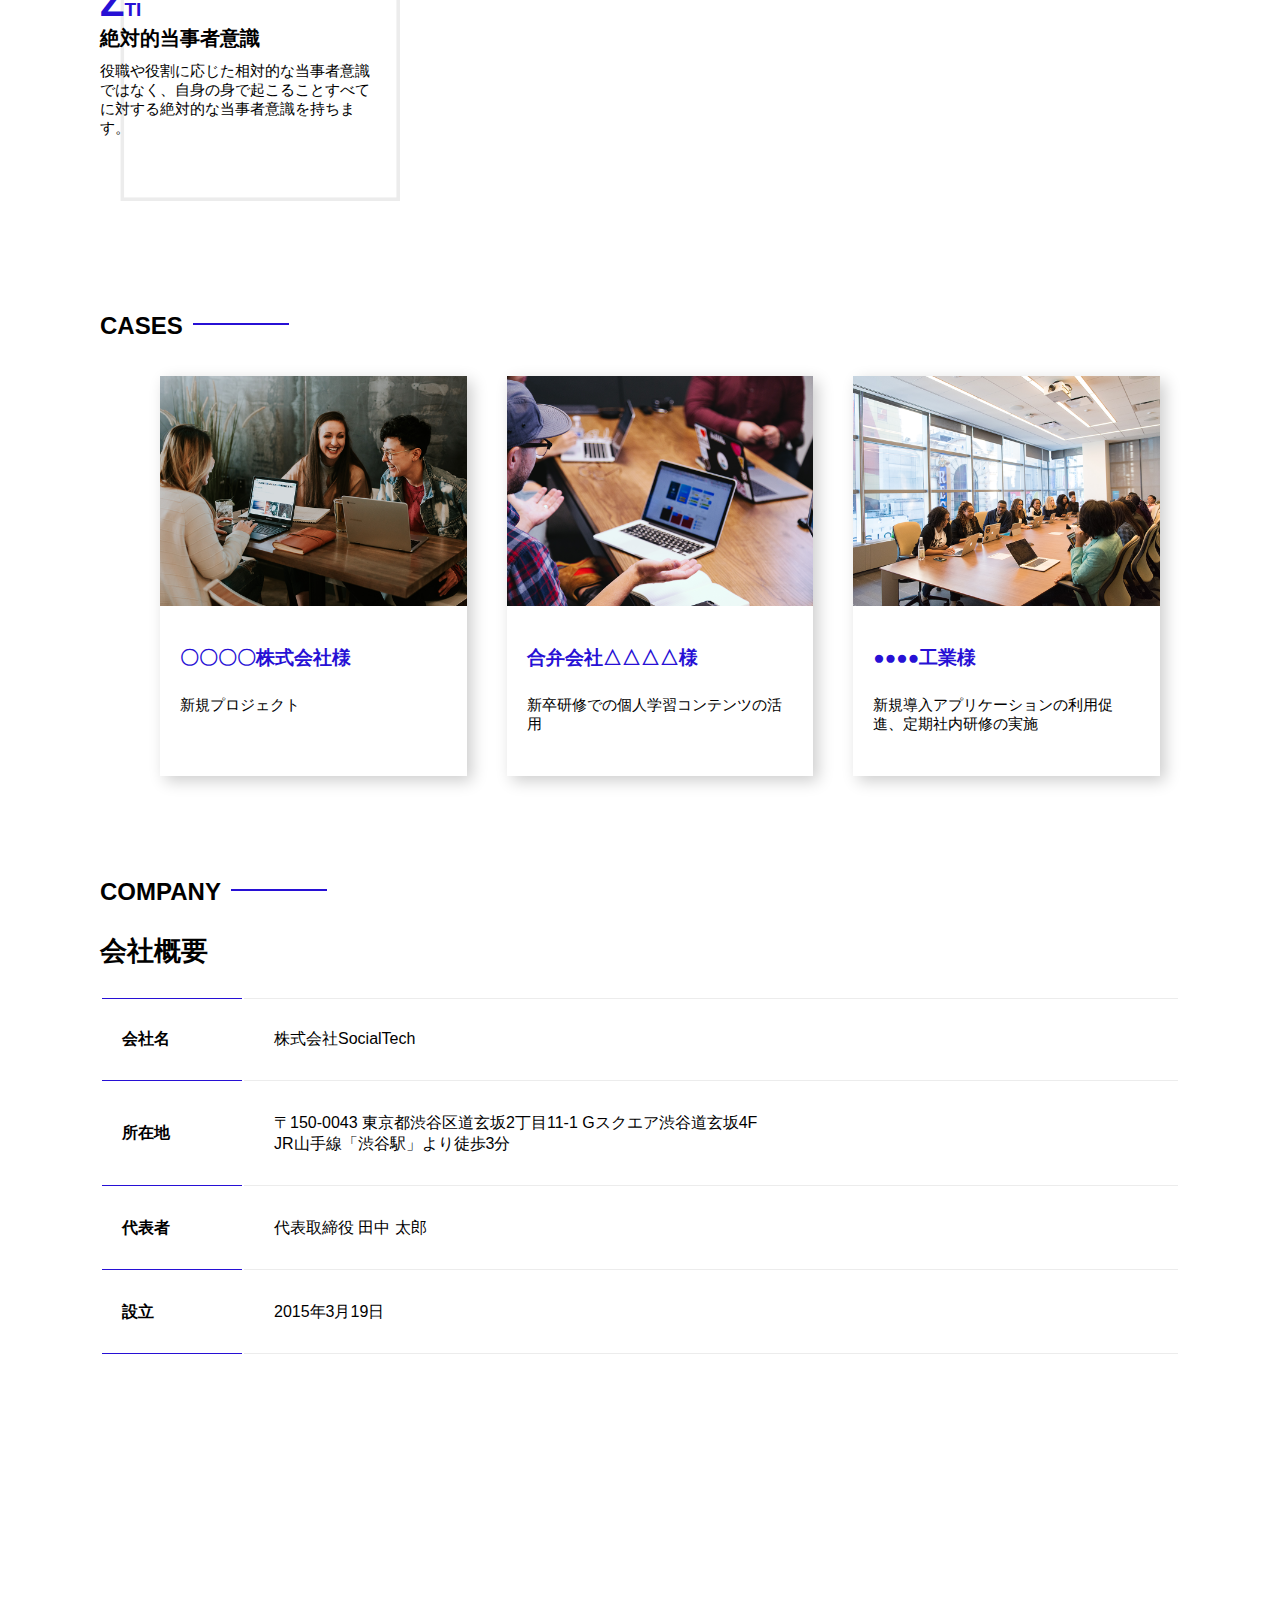
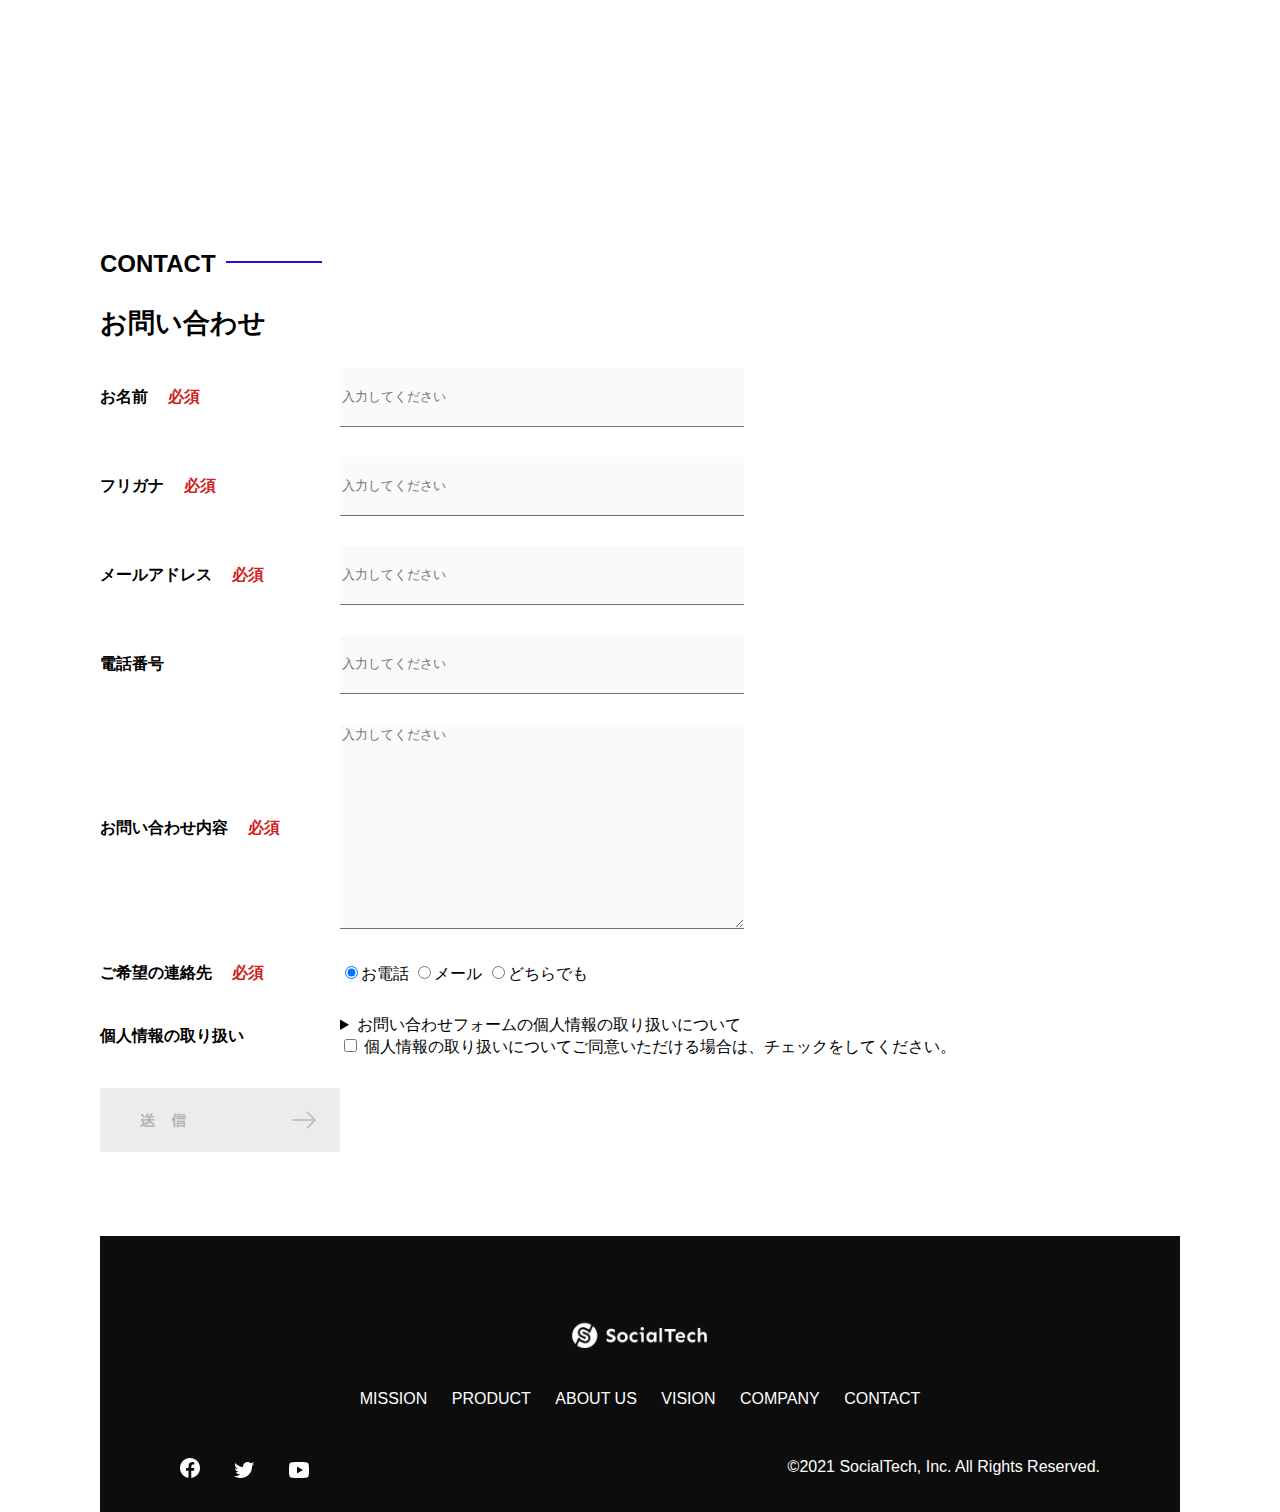
<file: socialtech_kadai_012/index.html>
<!DOCTYPE html>
<html>
  <head>
    <title>SocialTech</title>
    <meta charset="UTF-8" />
    <meta
      name="description"
      content="SocialTechはEdTech業界のリーディングカンパニーを目指します。"
    />
    <meta name="viewport" content="width=device-width, initial-scale=1.0" />
    <link rel="stylesheet" href="style.css" />
  </head>
  <body>
    <!-- ヘッダー -->
    <header>
      <!-- ロゴ -->
      <a href="index.html" id="logo"
        ><img src="images/logo.png" alt="トップページに戻る"
      /></a>

      <!-- PC用ナビゲーション -->
      <nav id="nav-pc">
        <a href="mission.html">MISSION</a>
        <a href="product.html">PRODUCT</a>
        <a href="index.html#aboutus">ABOUT US</a>
        <a href="index.html#vision">VISION</a>
        <a href="index.html#company">COMPANY</a>
        <a href="index.html#contact">CONTACT</a>
      </nav>
    </header>
    <main>
      <article>
        <!-- メインビジュアル -->
        <section id="main-visual">
          <div id="main-message">
            <h1>WORLD PEACE</h1>
            <p>IT教育で世界平和を実現する</p>
          </div>
          <img
            src="images/index/index-main.png"
            alt="PCの周りに集まる多国籍の仲間たち"
          />
        </section>
        <!--ミッション-->
        <section id="mission">
          <h2 class="index-h2">MISSION</h2>
          <div id="mission-flex">
            <div>
              <img
                id="mission-photo"
                src="images/index/index-mission.png"
                alt="屋外のベンチで写真を撮影する多国籍の仲間たち"
              />
              <h3>世界平和の実現</h3>
              <p>
                人類の悲願である世界平和。世界平和を脅かす様々な社会問題を解決するためには、イノベーションをどんどん起こしていく必要があります。SocialTechは、プログラミング教育を通してイノベーターを輩出することで、世界平和という大きなテーマに挑んでいきます。
              </p>
            </div>
            <div>
              <img id="s2dgs" src="images/index/s2dgs.png" alt="S2DGs" />
              <h3>S2DGsの実現</h3>
              <p>
                国連が掲げる「Sustainable Development
                Goals（持続可能な開発目標）」に含まれる17つのグローバル目標のうち、以下の5つの目標の実現をミッションとしてサービスを展開しています。
              </p>
              <a href="mission.html">
                <img src="images/button-more.png" alt="もっとみる" />
              </a>
            </div>
          </div>
        </section>
        <!-- プロダクト -->
        <section id="product">
          <h2 class="index-h2">PRODUCT</h2>
          <div>
            <div id="product-left">
              <div>
                <img
                  class="product-photo"
                  src="images/index/index-mantoman.png"
                  alt="PCでコードを書く男性"
                />
                <div class="product-explain">
                  <span>MAN TO MAN</span>
                  <h3>プログラミング教育</h3>
                  <p>
                    2013年より日本で唯一の専属講師によるマンツーマンのプログラミングレッスンを開始。AI/人工知能やウェブデザインの学習も可能です。
                  </p>
                </div>
              </div>
              <div>
                <img
                  class="product-photo"
                  src="images/index/index-career.png"
                  alt="笑顔で話し合う2人の男性"
                />
                <div class="product-explain">
                  <span>CAREER</span>
                  <h3>人材紹介事業</h3>
                  <p>
                    エンジニアへの転職に特化した履歴書や職務経歴書のアドバイスや面接対策を行い、豊富な求人の中から最適なキャリア選択を支援します。
                  </p>
                </div>
              </div>
            </div>
            <div id="product-right">
              <div>
                <img
                  class="product-photo"
                  src="images/index/index-media.png"
                  alt="スマートフォンを操作する人"
                />
                <div class="product-explain">
                  <span>MEDIA</span>
                  <h3>プログラミング学習メディア</h3>
                  <p>
                    月間200万人に読まれる日本最大級のプログラミング学習サイト「SocialTech
                    Blog」やYouTubeチャンネルにて学習情報を発信しています。
                  </p>
                </div>
              </div>
              <div>
                <img
                  class="product-photo"
                  src="images/index/index-b2b.png"
                  alt="講演中の男性とそれを聴く人々"
                />
                <div class="product-explain">
                  <span>B2B</span>
                  <h3>法人研修事業</h3>
                  <p>
                    社員のスキルアップ・資格取得・福利厚生を目的としたプログラミング法人研修。貴社の事業モデルに合わせた研修内容の提案を致します。
                  </p>
                </div>
              </div>
            </div>
          </div>
          <div>
            <a id="product-more" href="product.html">
              <img src="images/button-more.png" alt="もっとみる" />
            </a>
          </div>
        </section>
        <!---ABOUT US-->
        <section id="aboutus">
          <h2 class="index-h2">ABOUT US</h2>
          <h3>3つの組織文化</h3>
          <div>
            <table class="culture-table">
              <tr>
                <td>
                  <span class="culture-num">01</span>
                </td>
                <td>
                  <span class="culture-en">FLEXIBLE</span>
                  <span class="culture-jp">フレキシブル</span>
                </td>
              </tr>
              <tr>
                <td>
                  <!--空のセル-->
                </td>
                <td>
                  <p class="culture-description">
                    リモートワーク、フルフレックス、複業推奨など1人1人が最大限のパフォーマンスを発揮できる柔軟な働き方を促進しています。
                  </p>
                </td>
              </tr>
              <tr>
                <td>
                  <span class="culture-num">02</span>
                </td>
                <td>
                  <span class="culture-en">TEAL</span>
                  <span class="culture-jp">ティール</span>
                </td>
              </tr>
              <tr>
                <td>
                  <!--空のセル-->
                </td>
                <td>
                  <p class="culture-description">
                    会社全体を1つの生命体として捉え、お互いが深く結びついた一階層型
                    組織として部署・チーム関係なく課題解決をできる組織を目指しています。
                  </p>
                </td>
              </tr>
              <tr>
                <td>
                  <span class="culture-num">03</span>
                </td>
                <td>
                  <span class="culture-en">SELF REALIZATION</span>
                  <span class="culture-jp">自己実現</span>
                </td>
              </tr>
              <tr>
                <td>
                  <!--空のセル-->
                </td>
                <td>
                  <p class="culture-description">
                    クオーター毎に経営・部署・個人ごとにOKRを設定し個人のキャリアと
                    会社の目指す方向の軌道修正を行っております。
                  </p>
                </td>
              </tr>
            </table>
            <img
              class="culture-img"
              src="images/index/index-aboutus1.png"
              alt="笑顔で話し合う2人の女性"
            />
          </div>
          <img
            class="culture-img2"
            src="images/index/index-aboutus2.png"
            alt="笑顔で話し合う3人の男女"
          />
        </section>
        <!-- VISION -->
        <section id="vision">
          <h2 class="index-h2">VISION</h2>
          <h3>7つの行動指針</h3>
          <div>
            <div class="vision-box">
              <img src="images/index/vision-01.png" alt="01" />
              <span>
                <h4>CUSTOMER IS BOSS</h4>
                <h5>あなたのボスは顧客である</h5>
                <p>
                  私たちは常にお客様志向で行動し、お客様を喜ばせ、期待値を超えた感動を提供することを大切にします。
                </p>
              </span>
            </div>
            <div class="vision-box">
              <img src="images/index/vision-02.png" alt="02" />
              <span>
                <h4>MOVE FAST</h4>
                <h5>早さは価値</h5>
                <p>
                  素早く試し、素早く実行することで新しい気付きや発見を見つけていきます。
                </p>
              </span>
            </div>
            <div class="vision-box">
              <img src="images/index/vision-03.png" alt="03" />
              <span>
                <h4>IMPACT DRIVEN</h4>
                <h5>作業するのは仕事ではない</h5>
                <p>
                  問題から考え、成果とは何かを考え続け、インパクトのある成果を生むために仕事をしていきます。
                </p>
              </span>
            </div>
            <div class="vision-box">
              <img src="images/index/vision-04.png" alt="04" />
              <span>
                <h4>SAVE TIME, SAVE MONEY</h4>
                <h5>浪費は命取りになる</h5>
                <p>
                  少ないコストでできる方法を考えます。お金だけでなく、人の時間をいただいている自覚を持ち、あらゆるリソースを有意義に活用します。
                </p>
              </span>
            </div>
            <div class="vision-box">
              <img src="images/index/vision-05.png" alt="05" />
              <span>
                <h4>BE GENTLE</h4>
                <h5>「優しくない」をなくす</h5>
                <p>
                  社会をすこしずつ優しくしていきます。自分、家族、同僚、顧客、他人、全ての人に優しくいることを心がけます。
                </p>
              </span>
            </div>
            <div class="vision-box">
              <img src="images/index/vision-06.png" alt="06" />
              <span>
                <h4>ABC</h4>
                <h5>当たり前の事をバカにせずにちゃんとやる</h5>
                <p>
                  礼儀、健康、嘘をつかない。当たり前の事が出来ているかを常に自問し、当たり前の基準を高く持って行動します。
                </p>
              </span>
            </div>
            <div class="vision-box">
              <img src="images/index/vision-07.png" alt="07" />
              <span>
                <h4>ZTI</h4>
                <h5>絶対的当事者意識</h5>
                <p>
                  役職や役割に応じた相対的な当事者意識ではなく、自身の身で起こることすべてに対する絶対的な当事者意識を持ちます。
                </p>
              </span>
            </div>
          </div>
        </section>
        <!-- CASES -->
        <section id="cases">
          <h2 class="index-h2">CASES</h2>
          <ul>
            <li class="case-card">
              <img class="case-img" src="images/index/case-1.png" alt="仲良く語り合う3人">
              <div class="case-info">
                <h4 class="case-name">〇〇〇〇株式会社様</h4>
                <p class="case-contact">新規プロジェクト</p>
              </div>
            </li>
            <li class="case-card">
              <img class="case-img" src="images/index/case-2.png" alt="PCでコンテンツを見る">
              <div class="case-info">
                <h4 class="case-name">合弁会社△△△△様</h4>
                <p class="case-contact">新卒研修での個人学習コンテンツの活用</p>
              </div>
            </li>
            <li class="case-card">
              <img class="case-img" src="images/index/case-3.png" alt="社内研修中の会議室">
              <div class="case-info">
                <h4 class="case-name">●●●●工業様</h4>
                <p class="case-contact">新規導入アプリケーションの利用促進、定期社内研修の実施</p>
              </div>
            </li>
          </ul>
        </section>
        <!-- COMPANY -->
        <section id="company">
          <h2 class="index-h2">COMPANY</h2>
          <h3>会社概要</h3>
          <table id="company-table">
            <tr>
              <th class="tableheader-first">会社名</th>
              <td class="cell-first">株式会社SocialTech</td>
            </tr>
            <tr>
              <th class="tableheader">所在地</th>
              <td class="cell">
                〒150-0043 東京都渋谷区道玄坂2丁目11-1 Gスクエア渋谷道玄坂4F<br />JR山手線「渋谷駅」より徒歩3分
              </td>
            </tr>
            <tr>
              <th class="tableheader">代表者</th>
              <td class="cell">代表取締役 田中 太郎</td>
            </tr>
            <tr>
              <th class="tableheader">設立</th>
              <td class="cell">2015年3月19日</td>
            </tr>
          </table>
          <iframe
            src="https://www.google.com/maps/embed?pb=!1m18!1m12!1m3!1d3241.7759544892483!2d139.69399665123464!3d35.65789123876098!2m3!1f0!2f0!3f0!3m2!1i1024!2i768!4f13.1!3m3!1m2!1s0x60188caa0042e8d1%3A0xba130bea826a7aa2!2z44CSMTUwLTAwNDMg5p2x5Lqs6YO95riL6LC35Yy66YGT546E5Z2C77yS5LiB55uu77yR77yR4oiS77yR!5e0!3m2!1sja!2sjp!4v1636872991912!5m2!1sja!2sjp"
            style="border: 0"
            allowfullscreen=""
            loading="lazy"
          >
          </iframe>
        </section>
        <!-- お問い合わせフォーム -->
        <section id="contact">
          <h2 class="index-h2">CONTACT</h2>
          <h3>お問い合わせ</h3>
          <form>
            <div>
              <div class="contact-heading">
                <label class="contact-label"
                  >お名前<span class="contact-span">必須</span></label
                >
              </div>
              <div class="contact-form">
                <input
                  type="text"
                  name="name"
                  placeholder="入力してください"
                  class="contact-textbox"
                />
              </div>
            </div>
            <div>
              <div class="contact-heading">
                <label class="contact-label"
                  >フリガナ<span class="contact-span">必須</span></label
                >
              </div>
              <div>
                <input
                  type="text"
                  name="hurigana"
                  placeholder="入力してください"
                  class="contact-textbox"
                />
              </div>
            </div>
            <div>
              <div class="contact-heading">
                <label class="contact-label"
                  >メールアドレス<span class="contact-span">必須</span></label
                >
              </div>
              <div>
                <input
                  type="text"
                  name="email"
                  placeholder="入力してください"
                  class="contact-textbox"
                />
              </div>
            </div>
            <div>
              <div class="contact-heading">
                <label class="contact-label">電話番号</label>
              </div>
              <div>
                <input
                  type="text"
                  name="tel"
                  placeholder="入力してください"
                  class="contact-textbox"
                />
              </div>
            </div>
            <div>
              <div class="contact-heading">
                <label class="contact-label"
                  >お問い合わせ内容<span class="contact-span">必須</span></label
                >
              </div>
              <div>
                <textarea
                  class="contact-textarea"
                  placeholder="入力してください"
                  name="message"
                ></textarea>
              </div>
            </div>
            <div>
              <div class="contact-heading">
                <label class="contact-label"
                  >ご希望の連絡先<span class="contact-span">必須</span></label
                >
              </div>
              <div>
                <input
                  class="radiobutton"
                  type="radio"
                  value="tel"
                  name="contact"
                  checked
                /><label>お電話</label>
                <input
                  class="radiobutton"
                  type="radio"
                  value="mail"
                  name="contact"
                /><label>メール</label>
                <input
                  class="radiobutton"
                  type="radio"
                  value="both"
                  name="contact"
                /><label>どちらでも</label>
              </div>
            </div>
            <div>
              <div class="contact-heading">
                <label class="contact-label">個人情報の取り扱い</label>
              </div>
              <div>
                <details>
                  <summary>
                    お問い合わせフォームの個人情報の取り扱いについて
                  </summary>
                  <div>
                    <span>１．組織の名称又は氏名</span><br />
                    株式会社SocialTech<br /><br />
                    <span
                      >２．個人情報保護管理者（若しくはその代理人）の氏名又は職名、所属及び連絡先
                      鈴木 一郎 コーポレート部</span
                    ><br />
                    メールアドレス：support@socialtech.net<br />
                    TEL：03-xxxx-xxxx<br />
                    <span>３．個人情報の利用目的</span><br />
                    ・本サービス及び本サービスに関連する情報の提供又はそれらに関する連絡のため<br />
                    ・ユーザーの本人確認のため<br />
                    ・当社サービスのご案内のため<br />
                    ・当社の商品等の広告または宣伝（電子メールによるものを含むものとします。）<br /><br />
                    <span>４．個人情報の取り扱い業務の委託</span><br />
                    個人情報の取扱業務の全部または一部を外部に業務委託する場合があります。<br />
                    その際、弊社は、個人情報を適切に保護できる管理体制を敷き実行していることを条件として<br />
                    委託先を厳選したうえで、機密保持契約を委託先と締結し、お客様の個人情報を厳密に管理させます。<br /><br />
                    <span>５．個人情報の開示等の請求</span><br />
                    お客様は、弊社に対してご自身の個人情報の開示等（利用目的の通知、開示、内容の訂正・追加・削除、利用の停止または消去、第三者への提供の停止）に関して、当社問合わせ窓口に申し出ることができます。<br />
                    その際、弊社はお客様ご本人を確認させていただいたうえで、合理的な期間内に対応いたします。<br /><br />
                    なお、個人情報に関する弊社問合わせ先は、次の通りです。<br /><br />
                    株式会社SocialTech　個人情報問合せ窓口<br />
                    〒150-0043　東京都渋谷区道玄坂2丁目11-1 Ｇスクエア渋谷道玄坂
                    4F<br />
                    メールアドレス：support@socialtech.net　TEL：03-xxxx-xxxx<br /><br />
                    <span>６．個人情報を提供されることの任意性について</span
                    ><br /><br />
                    お客様がご自身の個人情報を弊社に提供されるか否かは、お客様のご判断によりますが、もしご提供されない場合には、適切なサービスが提供できない場合がありますので予めご了承ください。
                  </div>
                </details>
                <input type="checkbox" name="agree" />
                <span
                  >個人情報の取り扱いについてご同意いただける場合は、チェックをしてください。</span
                >
              </div>
            </div>
            <input
              type="image"
              value="Submit"
              src="images/button-submit.png"
              alt="送信する"
            />
          </form>
        </section>
      </article>
      <footer>
        <div id="footer-logo">
          <img src="images/logo-sp.png" alt="SocialTech" />
        </div>
        <div id="footer-link">
          <a href="mission.html">MISSION</a>
          <a href="product.html">PRODUCT</a>
          <a href="index.html#aboutus">ABOUT US</a>
          <a href="index.html#vision">VISION</a>
          <a href="index.html#company">COMPANY</a>
          <a href="index.html#contact">CONTACT</a>
        </div>
        <div id="sns-footer">
          <a href="https://www.facebook.com/sejuku2013"
            ><img src="images/button-facebook.png" alt="Facebookのリンク"
          /></a>
          <a href="https://twitter.com/samuraijuku"
            ><img src="images/button-twitter.png" alt="Twitterのリンク"
          /></a>
          <a href="https://www.youtube.com/channel/UCCFOQO5aDK0xXam4cUQXT8g"
            ><img src="images/button-youtube.png" alt="YouTubeのリンク"
          /></a>
          <span id="copyright"
            >&copy;2021 SocialTech, Inc. All Rights Reserved.
          </span>
        </div>
      </footer>
    </main>
  </body>
</html>
</file>
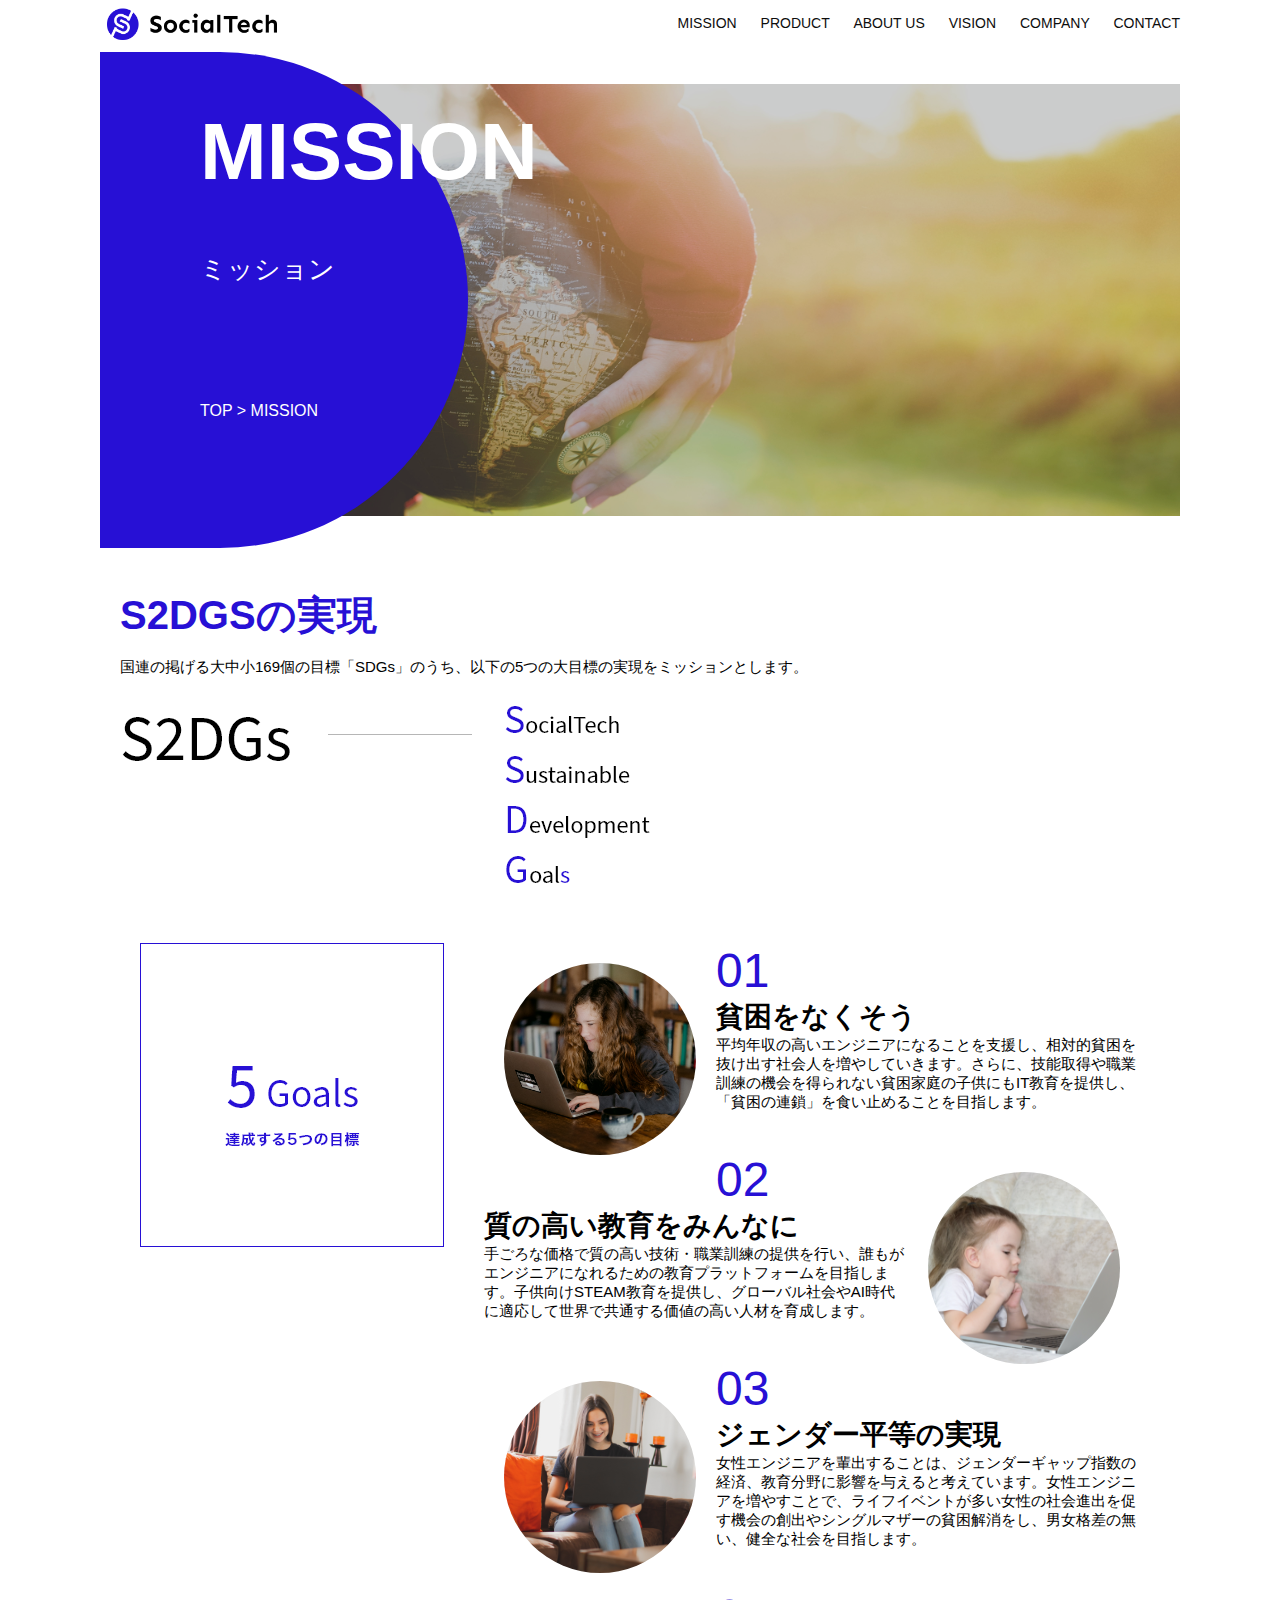
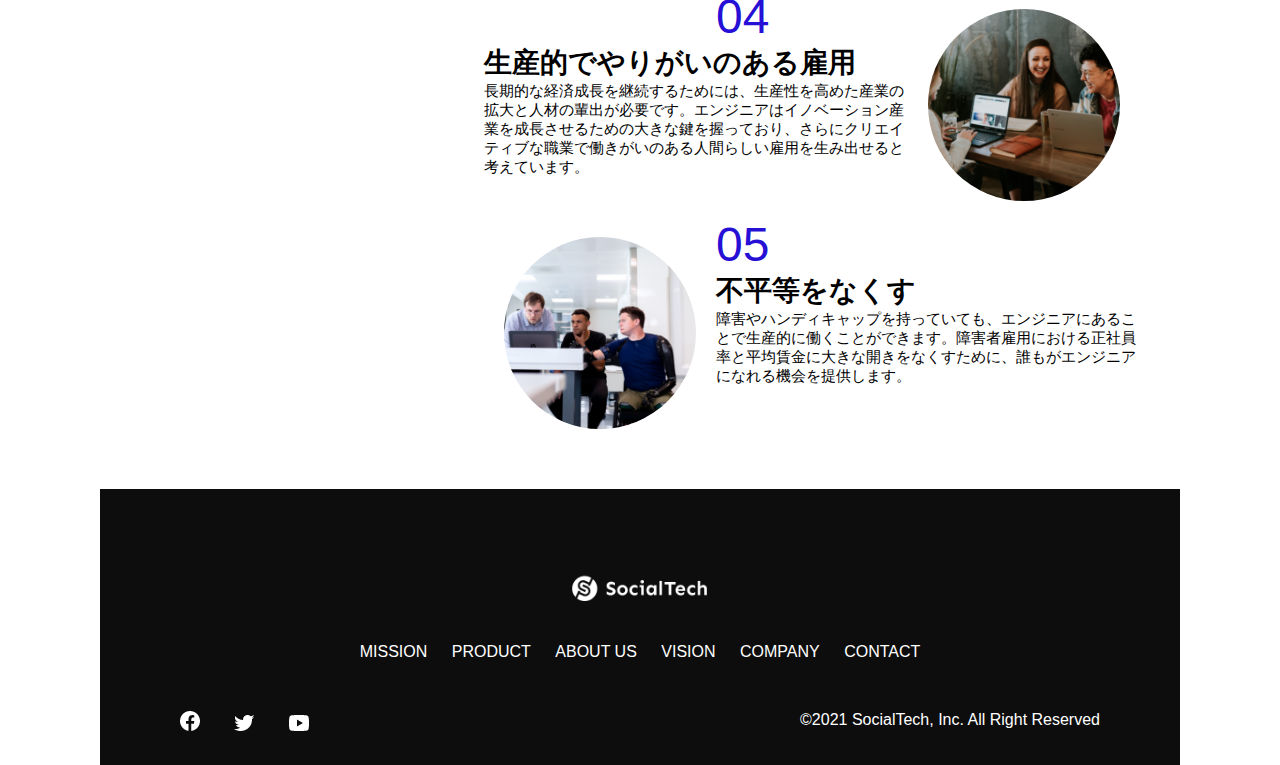
<file: docs/mission.html>
<!DOCTYPE html>
<html>
  <head>
    <title>SocialTech - MISSION ミッション -</title>
    <meta charset="utf-8">
    <meta name="description" content="SocialTechが目指す5つの目標（S2DGs）を紹介します">
    <meta name="viewport" content="width=device-width, initial-scale=1.0">
    <link rel="stylesheet" href="style.css">
  </head>
  <body>
    <!-- ヘッダー -->
    <header>
      <!-- ロゴ -->
      <a href="index.html" id="logo"><img src="images/logo.png" alt="トップページの戻る"></a>

      <!-- PC用ナビゲーション -->
      <nav id="nav-pc">
        <a href="mission.html">MISSION</a>
        <a href="product.html">PRODUCT</a>
        <a href="index.html#aboutus">ABOUT US</a>
        <a href="index.html#vision">VISION</a>
        <a href="index.html#company">COMPANY</a>
        <a href="index.html#contact">CONTACT</a>
      </nav>

      <!-- スマホ用メニューボタン -->
      <img id="menu-sp" src="images/button-menu.png" alt="ナビゲーションを開く" onclick="document.getElementById('nav-sp').style.display = 'block'">

      <!-- スマホ用ナビゲーション -->
      <nav id="nav-sp">
        <img id="close" src="images/button-close.png" alt="ナビゲーションを閉じる" onclick="getElementById('nav-sp').style.display = 'none'">
        <a id="logo-sp" href="index.html" onclick="getElementById('nav-sp').style.display = 'none'"><img src="images/logo-sp.png" alt="トップページに戻る"></a>
        <a class="menu" href="mission.html" onclick="getElementById('nav-sp').style.display = 'none'">MISSION</a>
        <a class="menu" href="product.html" onclick="getElementById('nav-sp').style.display = 'none'">PRODUCT</a>
        <a class="menu" href="index.html#aboutus" onclick="getElementById('nav-sp').style.display = 'none'">ABOUT US</a>
        <a class="menu" href="index.html#vision" onclick="getElementById('nav-sp').style.display = 'none'">VISION</a>
        <a class="menu" href="index.html#company" onclick="getElementById('nav-sp').style.display = 'none'">COMPANY</a>
        <a class="menu" href="index.html#contact" onclick="getElementById('nav-sp').style.display = 'none'">CONTACT</a>
        <div id="sns">
          <a href="https://www.facebook.com/sejuku2013"><img src="images/button-facebook.png" alt="Facebookのリンク"></a>
          <a href="https://twitter.com/samuraijuku"><img src="images/button-twitter.png" alt="Twitterのリンク"></a>
          <a href="https://www.youtube.com/channel/UCCFOQO5aDK0xXam4cUQXT8g"><img src="images/button-youtube.png" alt="Youtubeのリンク"></a>
        </div>
      </nav>
    </header>
    <main>
      <article>
        <section id="mission-main">
          <div id="mission-title">
            <h1>MISSION</h1>
            <span>ミッション</span>
            <div>TOP > MISSION</div>
          </div>
        </section>
        <section id="mission-s2dgs">
          <h2 class="mission-h2">S2DGSの実現</h2>
          <p>国連の掲げる大中小169個の目標「SDGs」のうち、以下の5つの大目標の実現をミッションとします。</p>
          <img src="images/mission/mission-s2dgs.png" alt="S2DGs">
        </section>
        <section id="mission-5goals">
          <div>
            <img id="s2dgs-image" src="images/mission/mission-5goals.png" alt="5Goals">
          </div>
          <div>
            <div>
              <img class="fivegoals-image-left" src="images/mission/mission-5goals01.png" alt="PCを操作する女の子">
              <span class="fivegoals-number">01</span>
              <h3 class="fivegoals-h3">貧困をなくそう</h3>
              <p class="fivegoals-p">
                平均年収の高いエンジニアになることを支援し、相対的貧困を抜け出す社会人を増やしていきます。さらに、技能取得や職業訓練の機会を得られない貧困家庭の子供にもIT教育を提供し、「貧困の連鎖」を食い止めることを目指します。
              </p>
            </div>
            <div>
              <img class="fivegoals-image-right" src="images/mission/mission-5goals02.png" alt="PCを見つめる小さい女の子">
              <span class="fivegoals-number">02</span>
              <h3 class="fivegoals-h3">質の高い教育をみんなに</h3>
              <p class="fivegoals-p">
                手ごろな価格で質の高い技術・職業訓練の提供を行い、誰もがエンジニアになれるための教育プラットフォームを目指します。子供向けSTEAM教育を提供し、グローバル社会やAI時代に適応して世界で共通する価値の高い人材を育成します。
              </p>
            </div>
            <div>
              <img class="fivegoals-image-left" src="images/mission/mission-5goals03.png" alt="PCを操作する女性">
              <span class="fivegoals-number">03</span>
              <h3 class="fivegoals-h3">ジェンダー平等の実現</h3>
              <p class="fivegoals-p">
                女性エンジニアを輩出することは、ジェンダーギャップ指数の経済、教育分野に影響を与えると考えています。女性エンジニアを増やすことで、ライフイベントが多い女性の社会進出を促す機会の創出やシングルマザーの貧困解消をし、男女格差の無い、健全な社会を目指します。
              </p>
            </div>
            <div>
              <img class="fivegoals-image-right" src="images/mission/mission-5goals04.png" alt="笑顔で話し合う3人の男女">
              <span class="fivegoals-number">04</span>
              <h3 class="fivegoals-h3">生産的でやりがいのある雇用</h3>
              <p class="fivegoals-p">
                長期的な経済成長を継続するためには、生産性を高めた産業の拡大と人材の輩出が必要です。エンジニアはイノベーション産業を成長させるための大きな鍵を握っており、さらにクリエイティブな職業で働きがいのある人間らしい雇用を生み出せると考えています。
              </p>
            </div>
            <div>
              <img class="fivegoals-image-left" src="images/mission/mission-5goals05.png" alt="障害を持つ男性が生き生きと働く様子">
              <span class="fivegoals-number">05</span>
              <h3 class="fivegoals-h3">不平等をなくす</h3>
              <p class="fivegoals-p">
                障害やハンディキャップを持っていても、エンジニアにあることで生産的に働くことができます。障害者雇用における正社員率と平均賃金に大きな開きをなくすために、誰もがエンジニアになれる機会を提供します。
              </p>
            </div>
          </div>
        </section>
      </article>
      <footer>
        <div id="footer-logo">
          <img src="images/logo-sp.png" alt="SocialTech">
        </div>
        <div id="footer-link">
          <a href="mission.html">MISSION</a>
          <a href="product.html">PRODUCT</a>
          <a href="index.html#aboutus">ABOUT US</a>
          <a href="index.html#vision">VISION</a>
          <a href="index.html#company">COMPANY</a>
          <a href="index.html#contact">CONTACT</a>
        </div>
        <div id="sns-footer">
          <a href="https://www.facebook.com/sejuku2013"><img src="images/button-facebook.png" alt="Facebookのリンク"></a>
          <a href="https://twitter.com/samuraijuku"><img src="images/button-twitter.png"alt="Twitterのリンク"></a>
          <a href="https://www.youtube.com/channel/UCCFOQO5aDK0xXam4cUQXT8g"><img src="images/button-youtube.png" alt="Youtubeのリンク"></a>
          <span id="copyright">&copy;2021 SocialTech, Inc. All Right Reserved</span>
        </div>
      </footer>
    </main>
  </body>
</html>
</file>
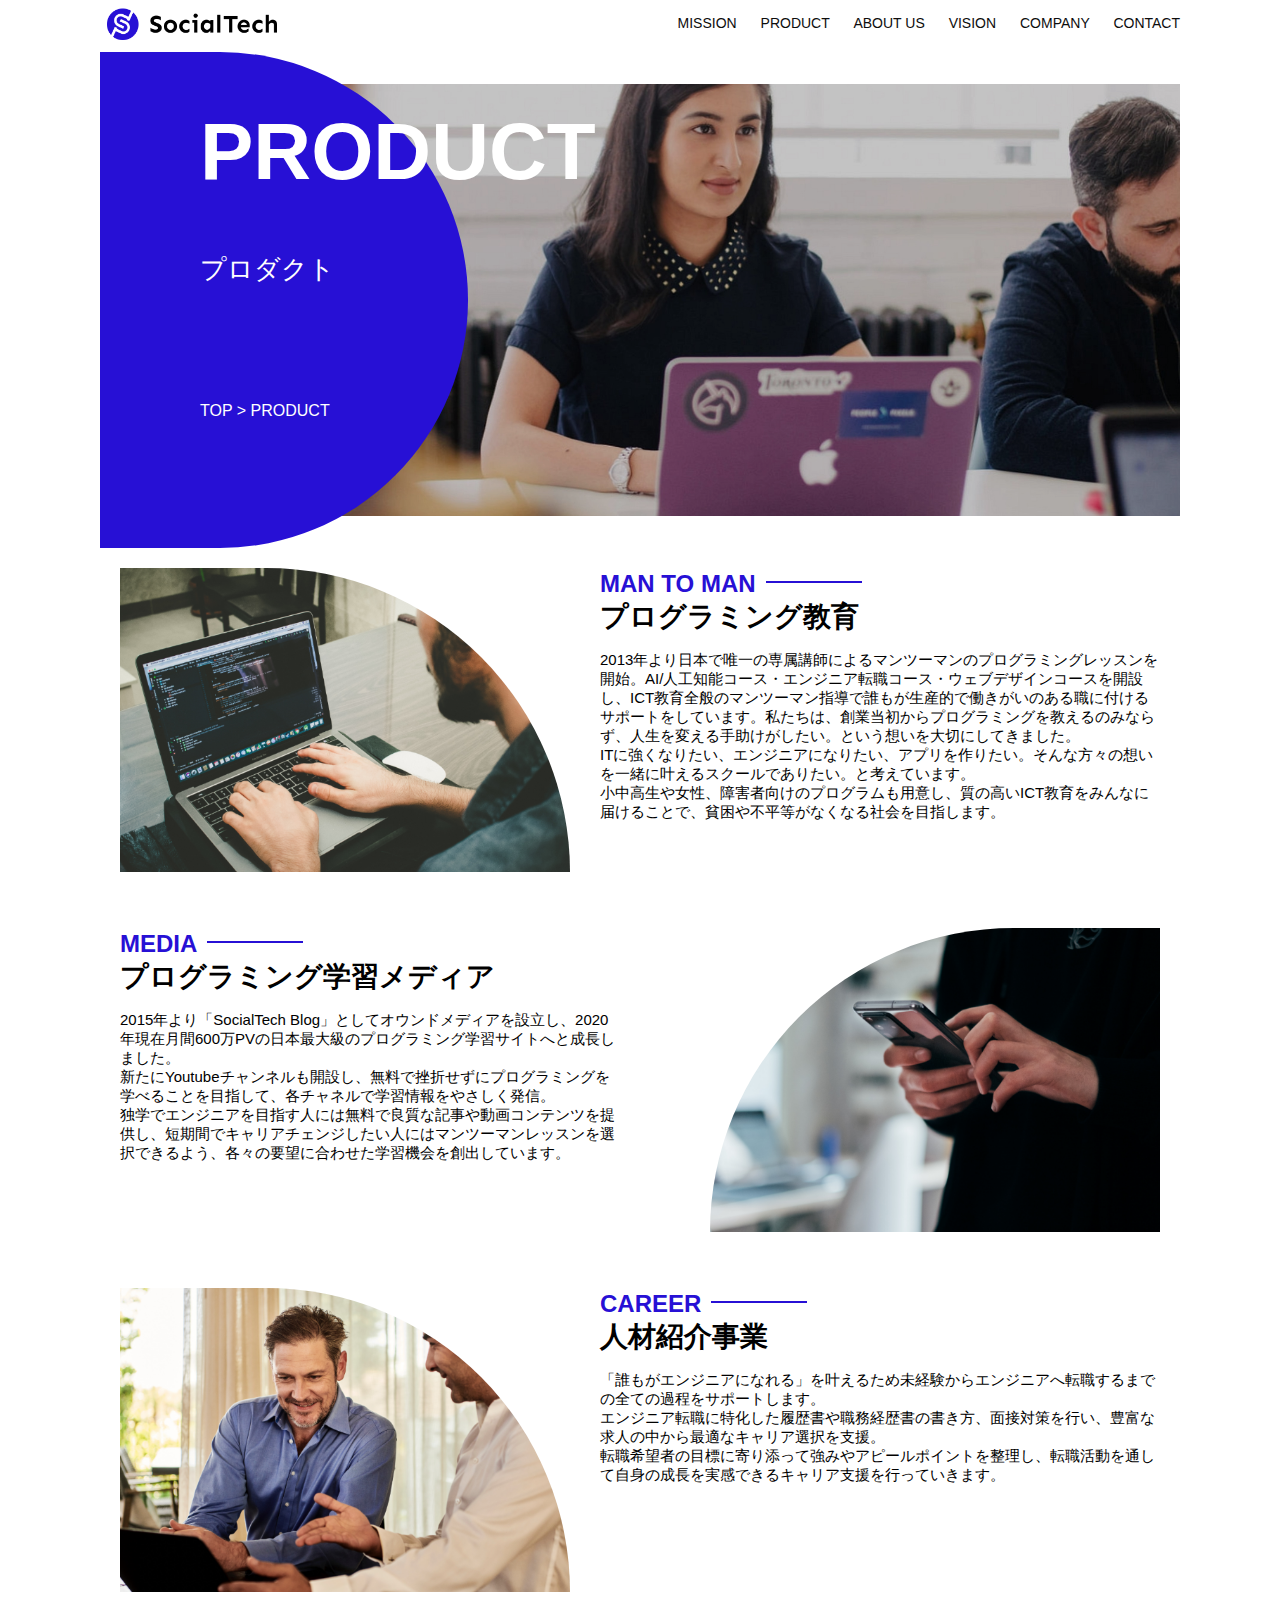
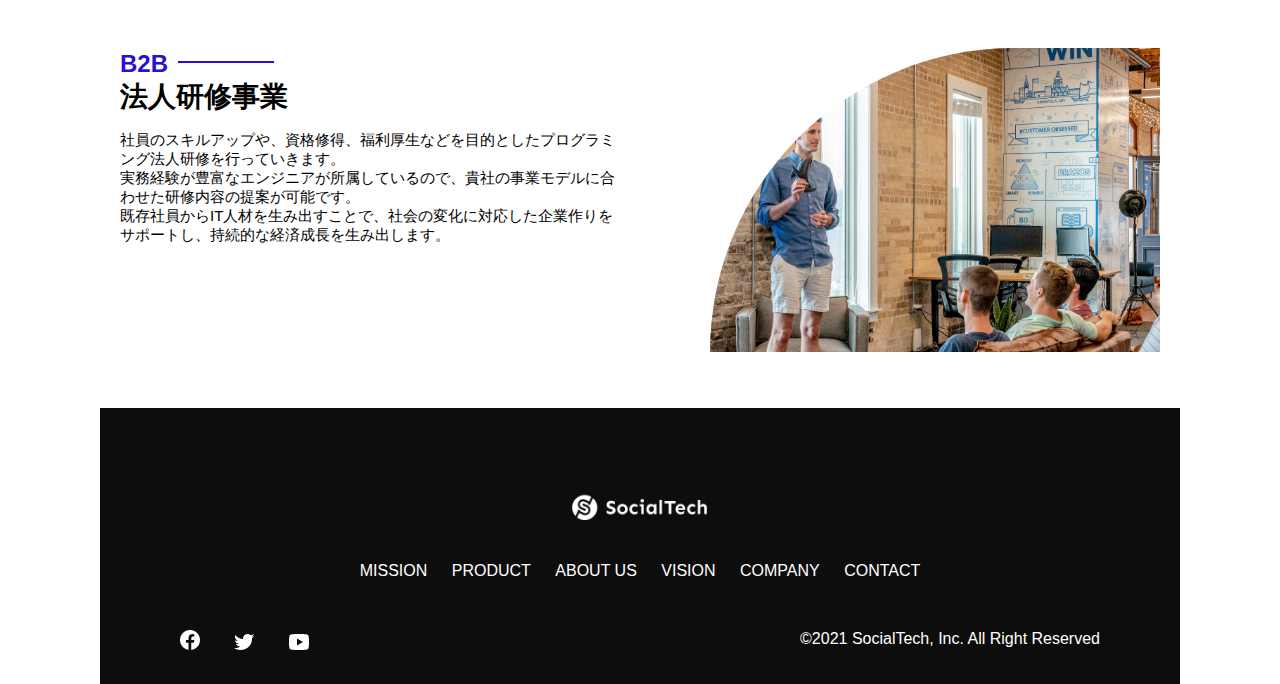
<file: docs/product.html>
<!DOCTYPE html>
<html>
  <head>
    <title>SocialTech - PRDUCT プロダクト -</title>
    <meta charset="utf-8">
    <meta name="description" content="SocialTechの4つのプロダクトを紹介します">
    <meta name="viewport" content="width=device-width, initial-scale=1.0">
    <link rel="stylesheet" href="style.css">
  </head>
  <body>
    <!-- ヘッダー -->
    <header>
      <!-- ロゴ -->
      <a href="index.html" id="logo"><img src="images/logo.png" alt="トップページに戻る"></a>

      <!-- PC用ナビゲーション -->
      <nav id="nav-pc">
        <a href="mission.html">MISSION</a>
        <a href="product.html">PRODUCT</a>
        <a href="index.html#aboutus">ABOUT US</a>
        <a href="index.html#vision">VISION</a>
        <a href="index.html#company">COMPANY</a>
        <a href="index.html#contact">CONTACT</a>
      </nav>

      <!-- スマホ用メニューボタン -->
      <img id="menu-sp" src="images/button-menu.png" alt="ナビゲーションを開く" onclick="document.getElementById('nav-sp').style.display = 'block'">

      <!-- スマホ用ナビゲーション -->
      <nav id="nav-sp">
        <img id="close" src="images/button-close.png" alt="ナビゲーションを閉じる" onclick="getElementById('nav-sp').style.display = 'none'">
        <a id="logo-sp" href="index.html" onclick="getElementById('nav-sp').style.display = 'none'"><img src="images/logo-sp.png" alt="トップページに戻る"></a>
        <a class="menu" href="mission.html" onclick="getElementById('nav-sp').style.display = 'none'">MISSION</a>
        <a class="menu" href="product.html" onclick="getElementById('nav-sp').style.display = 'none'">PRODUCT</a>
        <a class="menu" href="index.html#aboutus" onclick="getElementById('nav-sp').style.display = 'none'">ABOUT US</a>
        <a class="menu" href="index.html#vision" onclick="getElementById('nav-sp').style.display = 'none'">VISION</a>
        <a class="menu" href="index.html#company" onclick="getElementById('nav-sp').style.display = 'none'">COMPANY</a>
        <a class="menu" href="index.html#contact" onclick="getElementById('nav-sp').style.display = 'none'">CONTACT</a>
        <div id="sns">
          <a href="https://www.facebook.com/sejuku2013"><img src="images/button-facebook.png" alt="Facebookのリンク"></a>
          <a href="https://twitter.com/samuraijuku"><img src="images/button-twitter.png" alt="Twitterのリンク"></a>
          <a href="https://www.youtube.com/channel/UCCFOQO5aDK0xXam4cUQXT8g"><img src="images/button-youtube.png" alt="Youtubeのリンク"></a>
        </div>
      </nav>
    </header>
    <main>
      <article>
        <section id="product-main">
          <div id="product-title">
            <h1>PRODUCT</h1>
            <span>プロダクト</span>
            <div>TOP > PRODUCT</div>
          </div>
        </section>
        <section class="product-section1">
          <img src="images/product/product-mantoman.png" alt="PCのコードを書く男性">
          <div>
            <h2 class="product-h2">MAN TO MAN</h2>
            <h3 class="product-h3">プログラミング教育</h3>
            <p>
              2013年より日本で唯一の専属講師によるマンツーマンのプログラミングレッスンを開始。AI/人工知能コース・エンジニア転職コース・ウェブデザインコースを開設し、ICT教育全般のマンツーマン指導で誰もが生産的で働きがいのある職に付けるサポートをしています。私たちは、創業当初からプログラミングを教えるのみならず、人生を変える手助けがしたい。という想いを大切にしてきました。<br>ITに強くなりたい、エンジニアになりたい、アプリを作りたい。そんな方々の想いを一緒に叶えるスクールでありたい。と考えています。<br>小中高生や女性、障害者向けのプログラムも用意し、質の高いICT教育をみんなに届けることで、貧困や不平等がなくなる社会を目指します。
            </p>
          </div>
        </section>
        <section class="product-section2">
          <div>
            <h2 class="product-h2">MEDIA</h2>
            <h3 class="product-h3">プログラミング学習メディア</h3>
            <p>
              2015年より「SocialTech Blog」としてオウンドメディアを設立し、2020年現在月間600万PVの日本最大級のプログラミング学習サイトへと成長しました。<br>新たにYoutubeチャンネルも開設し、無料で挫折せずにプログラミングを学べることを目指して、各チャネルで学習情報をやさしく発信。<br>独学でエンジニアを目指す人には無料で良質な記事や動画コンテンツを提供し、短期間でキャリアチェンジしたい人にはマンツーマンレッスンを選択できるよう、各々の要望に合わせた学習機会を創出しています。
            </p>
          </div>
          <img src="images/product/product-media.png" alt="スマートフォンを操作する人">
        </section>
        <section class="product-section1">
          <img src="images/product/product-career.png" alt="笑顔で話し合う2人の男性">
          <div>
            <h2 class="product-h2">CAREER</h2>
            <h3 class="product-h3">人材紹介事業</h3>
            <p>
              「誰もがエンジニアになれる」を叶えるため未経験からエンジニアへ転職するまでの全ての過程をサポートします。<br>エンジニア転職に特化した履歴書や職務経歴書の書き方、面接対策を行い、豊富な求人の中から最適なキャリア選択を支援。<br>転職希望者の目標に寄り添って強みやアピールポイントを整理し、転職活動を通して自身の成長を実感できるキャリア支援を行っていきます。
            </p>
          </div>
        </section>
        <section class="product-section2">
          <div>
            <h2 class="product-h2">B2B</h2>
            <h3 class="product-h3">法人研修事業</h3>
            <p>
              社員のスキルアップや、資格修得、福利厚生などを目的としたプログラミング法人研修を行っていきます。<br>実務経験が豊富なエンジニアが所属しているので、貴社の事業モデルに合わせた研修内容の提案が可能です。<br>既存社員からIT人材を生み出すことで、社会の変化に対応した企業作りをサポートし、持続的な経済成長を生み出します。
            </p>
          </div>
          <img src="images/product/product-b2b.png" alt="講演中の男性とそれを聴く人々">
        </section>
      </article>
      <footer>
        <div id="footer-logo">
          <img src="images/logo-sp.png" alt="SocialTech">
        </div>
        <div id="footer-link">
          <a href="mission.html">MISSION</a>
          <a href="product.html">PRODUCT</a>
          <a href="index.html#aboutus">ABOUT US</a>
          <a href="index.html#vision">VISION</a>
          <a href="index.html#company">COMPANY</a>
          <a href="index.html#contact">CONTACT</a>
        </div>
        <div id="sns-footer">
          <a href="https://www.facebook.com/sejuku2013"><img src="images/button-facebook.png" alt="Facebookのリンク"></a>
          <a href="https://twitter.com/samuraijuku"><img src="images/button-twitter.png"alt="Twitterのリンク"></a>
          <a href="https://www.youtube.com/channel/UCCFOQO5aDK0xXam4cUQXT8g"><img src="images/button-youtube.png" alt="Youtubeのリンク"></a>
          <span id="copyright">&copy;2021 SocialTech, Inc. All Right Reserved</span>
        </div>
      </footer>
    </main>
  </body>
</html>
</file>
<file: docs/style.css>
/* PC、スマホ用共通スタイル */
body {
  font-family: "Source Sans Pro", "Hiragino Kaku Gothic ProN", Meiryo, Arial, sans-serif;
}
p {
  font-size: 15px;
}

/* PC用のスタイル */
@media screen and (min-width: 768px) {
/* 横幅設定 */
body {
  max-width: 1080px;
  min-width: 960px;
  margin: 0 auto 0 auto;
}
/* ヘッダー */
header {
  display: flex;
  justify-content: space-between;
  /* align-items: center; */
}

/* ナビゲーションのレイアウト */
#nav-pc {
  text-align: right;
  font-size: 14px;
  padding-top: 15px;
}
/* ナビゲーションのリンクの装飾設定 */
#nav-pc > a {
  text-decoration: none;
  margin-left: 20px;
}
#nav-pc > a:link {
  color: #0d0d0d;
}
#nav-pc > a:visited {
  color: #0d0d0d;
}
#nav-pc > a:hover {
  color: #0d0d0d;
  text-decoration: underline;
}
#nav-pc > a:active {
  color: #0d0d0d;
}

#nav-sp, #menu-sp {
  display: none;
}

/* メインビジュアル */
#main-visual {
  position: relative;
  height: 400px;
}
#main-message {
  position: absolute;
  top: 0px;
  left: 0px;
  color: #ffffff;
  background-color: #2710d5;
  border-radius: 0 0 476px 0;
  width: 100%;
  height: 100%;
  max-width: 620px;
  z-index: 11;
}
#main-message > h1 {
  font-size: 60px;
  font-weight: bold;
  margin: 100px 0 0 50px;
}
#main-message > p {
  font-size: 28px;
  margin: 0 0 0 50px;
}
#main-visual > img {
  max-width: 620px;
  border-radius: 476px 0 0 0;
  position: absolute;
  top: 0;
  right: 0;
  z-index: 10;
}

/* 見出し */
h2 {
  margin: 40px 0 0 0;
}
h2::after {
  content: url("images/line.png");
  margin-left: 10px;
}
h3 {
  font-size: 27px;
}

/* ミッション */
#mission {
  margin: 80px auto 80px auto;
  width: 100%;
}
#mission-flex {
  width: 100%;
  display: flex;
}
#mission-flex > div {
  width: 50%;
  margin: 20px;
}
#margin-photo {
  width: 100%;
}
#s2dgs {
  margin-top: 50px;
  width: 100%;
}
/* プロダクト */
#product {
  background-color: #fafafa;
  margin: 80px 0;
  padding: 10px 40px 0px 40px;
}
/* 外枠 */
#product > div {
  margin-top: 40px;
  display: flex;
}
/* 右のカラム */
#product-left {
  width: 50%;
  margin-right: 20px;
}
/* 左のカラム */
#product-right {
  width: 50%;
  margin-left: 20px;
  margin-top: 80px;
}
/* 画像＋説明の枠 */
#product-left > div {
  position: relative;
  height: 480px;
  margin-right: 20px;
}
#product-right > div {
  position: relative;
  height: 480px;
  margin-left: 20px;
}
/* 画像 */
.product-photo {
  width: 100%;
}
/* 説明文の枠 */
.product-explain {
  background-color: #ffffff;
  position: absolute;
  left: 0;
  top: 280;
  margin: 0 40px;
  padding: 20px;
  box-shadow: 5px 5px 10px rgba(0,0,0,0.05);
}
/* 説明文の英語 */
.product-explain > span {
  color: #2710d5;
  font-weight: bold;
  font-size: 16px;
  margin: 0;
}
/* 説明文の見出し */
.product-explain > h3 {
  font-size: 20px;
  margin: 5px 0;
}
/* 説明文 */
.product-explain > p {
  font-size: 14px;
  margin: 0;
}
/* 「もっとみる」ボタン */
#product-more {
  margin: 0 auto -42px auto;
}

/* ABOUT US */
#aboutus {
  margin: 80px auto 80px auto;
}
/* 3つの組織文化と画像を入れる枠 */
#aboutus > div {
  display: flex;
}
.culture-img {
  width: 100%;
  align-self: flex-start;
}
.culture-img2 {
  margin: 50px;
  width: 100%;
}
.culture-table {
  margin-right: 50px;
}
.culture-num {
  font-size: 80px;
  color: #2710d5;
  margin: 20px;
}
.culture-en {
  color: #2710d5;
  font-weight: bold;
  font-size: 24px;
  display: block;
}
.culture-jp {
  font-size: 28px;
  font-weight: bold;
}
.cuture-description {
  margin: 0;
}

/* ビジョン */
#vision {
  margin: 80px auto;
} 
#vision > div {
  width: 100%;
  display: flex;
  justify-content: space-between;
  flex-wrap: wrap;
}
.vision-box {
  width: 300px;
  height: 300px;
  margin-bottom: 30px;
  position: relative;
}
.vision-box > img {
  width: 100%;
  height: auto;
  position: absolute;
  top: 0;
  left: 0;
  z-index: 30;
}
.vision-box > span {
  position: absolute;
  top: 0;
  left: 0;
  z-index: 31;
  margin-right: 20px;
}
.vision-box > span > h4 {
  color: #2710d5;
  font-size: 19px;
  margin-top: 80px;
}
.vision-box > span > h4::first-letter {
  font-size: 40px;
}
.vision-box > span > h5 {
  font-size: 20px;
  margin: 0;
}
.vision-box > span > p {
  margin-top: 10px;
}  
#company {
  margin: 80px auto;
}
#company-table {
  width: 100%;
}
.tableheader {
  text-align: left;
  padding: 20px;
  border-bottom-color: #2710d5;
  border-bottom-width: 1px;
  border-bottom-style: solid;
}
.tableheader-first {
  text-align: left;
  padding: 20px;
  border-bottom-color: #2710d5;
  border-bottom-width: 1px;
  border-bottom-style: solid;
  border-top-color: #2710d5;
  border-top-width: 1px;
  border-top-style: solid;
}
.cell {
  padding: 30px;
  border-bottom-color: #ececec;
  border-bottom-width: 1px;
  border-bottom-style: solid;
}
.cell-first {
  padding: 30px;
  border-bottom-color: #ececec;
  border-bottom-width: 1px;
  border-bottom-style: solid;
  border-top-color: #ececec;
  border-top-width: 1px;
  border-top-style: solid;
}
#company > iframe {
  width: 100%;
  height: 368px;
  margin-top: 40px;
}
#contact {
  margin: 80px auto;
}
#contact > form > div {
  display: flex;
  flex-direction: row;
  flex-wrap: wrap;
  padding-bottom: 30px;
}
.contact-heading {
  width: 240px;
  align-self: center;
}
.contact-label {
  font-weight: bold;
}
.contact-span {
  color: #ce2222;
  margin-left: 20px;
  font-weight: bold;
}
.contact-textbox {
  border-top: 0;
  border-left: 0;
  border-right: 0;
  border-bottom-width: 1px;
  border-bottom-color: #707070;
  border-bottom-style: solid;
  background-color: #fafafa;
  width: 400px;
  height: 56px;
}
.contact-textarea {
  border-top: 0;
  border-left: 0;
  border-right: 0;
  border-bottom-width: 1px;
  border-bottom-color: #707070;
  border-bottom-style: solid;
  background-color: #fafafa;
  width: 400px;
  height: 200px;
}
details {
  width: 700px;
}
details > div {
  background-color: #fafafa;
  padding: 20px;
}
details > div > span {
  font-weight: bold;
}
footer {
  background-color: #0d0d0d;
  text-align: center;
  padding: 80px 80px 30px 80px;
}
#footer-logo {
  margin-bottom: 30px;
}
#footer-link {
  margin-bottom: 50px;
}
#footer-link > a {
  text-decoration: none;
  margin: 10px;
}
#footer-link > a:link {
  color: #ffffff;
}
#footer-link > a:visited {
  color: #ffffff;
}
#footer-link > a:hover {
  color: #ffffff;
  text-decoration: underline;
}
#footer-link > a:active {
  color: #ffffff;
}
#sns-footer {
  text-align: left;
  width: 100%;
}
#sns-footer > a {
  margin-right: 30px;
}
#copyright {
  color: #ffffff;
  float: right;
}

/* mission.html用スタイル */
/* ミッションのメインビジュアル */
#mission-main {
  height: 496px;
  width: 100%;
  background-image: url("images/mission/mission-main.png");
  background-repeat: no-repeat;
  background-position-y: center;
}
#mission-title {
  background-color: #2710d5;
  width: 368px;
  color: #ffffff;
  height: 496px;
  border-radius: 0 248px 248px 0;
  position: relative;
}
#mission-title > h1 {
  position: absolute;
  top: 0;
  left: 100px;
  font-size: 80px;
}
#mission-title > span {
  position: absolute;
  top: 200px;
  left: 100px;
  font-size: 26px;
}
#mission-title > div {
  position: absolute;
  top: 350px;
  left: 100px;
  font-size: 16px;
}
#mission-s2dgs {
  width: 100%;
  margin: 20px;
}
.mission-h2 {
  color: #2710d5;
  font-size: 40px
}
.mission-h2::after {
  content: none;
}
#mission-5goals {
  margin: 20px;
  display: flex;
}
#mission-5goals > div {
  flex-grow: 3;
  padding: 20px;
}
#mission-5goals > div > div {
  margin-bottom: 40px;
}
.fivegoals-image-right {
  float: right;
  margin: 20px;
}
.fivegoals-image-left {
  float: left;
  margin: 20px;
}
.fivegoals-number {
  color: #2710d5;
  font-size: 48px;
  margin: 0;
}
.fivegoals-h3 {
  font-size: 28px;
  margin: 0;
}
.fivegoals-p {
  margin: 0;
} 
#product-main {
  height: 496px;
  width: 100%;
  background-image: url("images/product/product-main.png");
  background-repeat: no-repeat;
  background-position-y: center;
}
#product-title {
  background-color: #2710d5;
  width: 368px;
  color:  #ffffff;
  height: 496px;
  border-radius: 0 248px 248px 0;
  position: relative;
}
#product-title > h1 {
  position: absolute;
  top: 0;
  left: 100px;
  font-size: 80px;
}
#product-title > span {
  position: absolute;
  top: 200px;
  left: 100px;
  font-size: 26px;
}
#product-title > div {
  position: absolute;
  top: 350px;
  left: 100px;
  font-size: 16px;
}
.product-section1 {
  position: relative;
  margin: 20px;
  height: 340px;
}
.product-section1 > img {
  position: absolute;
  top: 0;
  left: 0;
  width: 450px;
  margin-right: 40px;
  margin-bottom: 30px;
  border-radius: 0 432px 0 0;
}
.product-section1 > div {
  position: absolute;
  top: 0;
  left: 480px;
}
.product-section2 {
  position: relative;
  margin: 20px;
  height: 340px;
}
.product-section2 > img {
  position: absolute;
  top: 0;
  right: 0;
  width: 450px;
  margin-left: 40px;
  margin-bottom: 30px;
  border-radius: 432px 0 0 0;
}
.product-section2 > div {
  width: 500px;
  position: absolute;
  top: 0;
  left: 0;
}
.product-h2 {
  color: #2710d5;
  font-size: 24px;
  margin: 0;
}
.product-h3 {
  font-size: 28px;
  margin: 0;
}
}

/* ============================
スマートフォン用のスタイル
=============================== */
@media screen and (max-width: 767px) {
  body {
    min-width: 375px;
    margin: 0;
  }

  /* PC用ナビゲーション非表示 */
  #nav-pc {
    display: none;
  }

  /* ハンバーガーメニュー */
  #menu-sp {
    float: right;
    padding: 0;
  }
  #nav-sp {
    background-color: #2710d5;
    position: absolute;
    left: 0;
    top: 0;
    height: 100%;
    width: 100%;
    display: none;
    z-index: 100;
  }

  /* ボタン */
  #close {
    position: absolute;
    top: 20px;
    right: 20px;
  }

  /* ナビゲーションメニュー用ロゴ */
  #logo-sp {
    margin: 80px 0 30px 20px;
  }

#nav-sp > a {
  display: block;
}
#nav-sp > a:link {
  color: #ffffff;
}
#nav-sp > a:visited {
  color: #ffffff;
}
#nav-sp > a:hover {
  color: #ffffff;
  text-decoration: underline;
}
#nav-sp > a:active {
  color: #ffffff;
}
#nav-sp > .menu {
  text-decoration: none;
  display: block;
  margin: 0 20px 0 20px;
  height: 44px;
  font-size: 16px;
  background-image: url("images/arrow.png");
  background-repeat: no-repeat;
  background-position: right top;
}
#sns {
  position: absolute;
  bottom: 20px;
  left: 20px;
}
#sns > a {
  margin-right: 30px;
}
/* メインビジュアル */
#main-visual {
  position: relative;
  height: 470px;
  width: 100%;
  overflow: hidden;
}
#main-visual > div {
  position: absolute;
  top: 0;
  left: 0;
  background-color: #2710d5;
  color: white;
  border-radius: 0 0 476px 0;
  text-align: center;
  height: 280px;
  width: 100%;
  z-index: 11;
}
#main-visual > div > h1 {
  font-size: 28px;
  margin-top: 90px;
}
#main-visual > div > p {
  margin: 0;
}
#main-visual > img {
  width: 100%;
  border-radius: 476px 0 0 0;
  z-index: 10;
  position: absolute;
  bottom: 0;
  right: 0;
}
/* 見出し */
h2::after {
  content: url("images/line.png");
  margin-left: 10px;
}
h3 {
  font-size: 24px;
  margin: 10px 0 0 0;
}

/* ミッション */
#mission {
  margin: 20px;
}
#mission-photo {
  width: 100%;
}
#s2dgs {
  width: 100%;
}

/* プロダクト */
#product {
  background-color: #fafafa;
  padding-top: 10px;
}
#product h2 {
  margin-left: 20px;
}
/* 外枠 */
/* 左右のカラム、スマホでは縦並び */
#product-left,
#product-right {
  margin-right: 20px;;
  margin-left: 20px;
}
#product-left > div,
#product-right > div {
  position: relative;
  height: 540px;
}
.product-explain {
  background-color: #ffffff;
  position: absolute;
  left: 0;
  bottom: 50px;
  padding: 20px;
  box-shadow: 5px 5px 10px rgba(0, 0, 0, 0.05);
}
.product-explain > span {
  color: #2710d5;
  font-weight: bold;
  font-size: 16px;
  margin: 0;
}
.product-explain > h3 {
  margin: 10px 0;
}
.product-photo {
  width: 100%;
}
#product-more > img { 
  margin: 0 0 -42px 20px;
}

/* セクション */
#aboutus {
  margin: 80px 20px;
}
#aboutus > div {
  display: flex;
  flex-direction: column;
}
.culture-table {
  width: 100%;
  padding: 20px;
  order: 2;
}
.culture-img {
  width: 100%;
  order: 1;
}
.culture-img2 {
  width: 100%;
}
.culture-num {
  font-size: 80px;
  color: #2710d5;
}
.culture-en {
  color: #2710d5;
  font-weight: bold;
  font-size: 24px;
  display: block;
}
.culture-jp {
  display: block;
}
.culture-description {
  margin: 0;
}

/* VISION */
#vision {
  margin: 80px 20px;
}
.vision-box {
  width: 300px;
  height: 300px;
  margin: 30px;
  position: relative;
}
.vision-box > img {
  width: 100%;
  height: auto;
  position: absolute;
  top: 0;
  left: 0;
  z-index: 30;
}
.vision-box > span {
  position: absolute;
  top: 0;
  left: 0;
  z-index: 31;
  margin-right: 20px;
}
.vision-box > span > h4 {
  color: #2710d5;
  font-size: 19px;
  margin-top: 60px;
}
.vision-box > span > h5 {
  font-size: 20px;
  margin: 0;
}
.vision-box > span > p {
  margin: 10px;
}

/* COMPANY */
#company {
  margin: 0 20px;
}
#company > h3 {
  margin-bottom: 20px;
}
#company > table {
  width: 100%;
}
.tableheader-first {
  text-align: left;
  padding: 20px;
  border-bottom-color: #2710d5;
  border-bottom-width: 1px;
  border-bottom-style: solid;
  border-top-color: #2710d5;
  border-top-width: 1px;
  border-top-style: solid;
  width: 50px;
}
.tableheader {
  text-align: left;
  padding: 20px;
  border-bottom-color: #2710d5;
  border-bottom-width: 1px;
  border-bottom-style: solid;
  width: 50px;
}
.cell {
  padding: 20px;
  border-bottom-color: #ececec;
  border-bottom-width: 1px;
  border-bottom-style: solid;
}
.cell-first {
  padding: 20px;
  border-bottom-color: #ececec;
  border-bottom-width: 1px;
  border-bottom-style: solid;
  border-top-color: #ececec;
  border-top-width: 1px;
  border-top-style: solid;
}
#company > iframe {
  width: 100%;
  height: 240px;
  margin-top: 40px;
}

/* CONTACT */
#contact {
  margin: 80px 20px;
}
#contact > h3 {
  margin-bottom: 20px;
}
#contact > form > div{
  margin-bottom: 20px;
}
.contact-heading {
  margin-bottom: 20px;
}
.conntact-label {
  font-weight: bold;
}
.contact-span {
  color: #ce2222;
  margin-left: 20px;
  font-weight: bold;
}
.contact-textbox {
  height: 56px;
  border-top: 0;
  border-left: 0;
  border-right: 0;
  background-color: #fafafa;
  border-bottom-color: #707070;
  border-bottom-width: 1px;
  border-bottom-style: solid;
  min-width: 300px;
  width: 100%;
}
.contact-textarea {
  height: 150px;
  border-top: 0;
  border-right: 0;
  border-left: 0;
  background-color: #fafafa;
  width: 100%;
}
.radiobutton {
  margin-bottom: 20px;
}
.radiobutton + label::after {
  content: "\A";
  white-space: pre;
}

/* フッター */
footer {
  background-color: #0d0d0d;
  padding: 30px 20px 50px 20px;
}
#footer-logo {
  margin-bottom: 30px;
}
#footer-link {
  margin-bottom: 50px;
}
#footer-link > a {
  text-decoration: none;
  margin: 0 20px 30px 0;
  display: block;
  background-image: url("images/arrow.png");
  background-repeat: no-repeat;
  background-position: right top;
}
#footer-link > a:link {
  color: #ffffff;
}
#footer-link > a:visited {
  color: #ffffff;
}
#footer-link > a:hover {
  color: #ffffff;
  text-decoration: underline;
}
#footer-link > a:active {
  color: #ffffff;
}
#sns-footer > a {
  margin-right: 30px;
}
#copyright {
  font-size: 12px;
  display: block;
  margin-top: 30px;
  color: #ffffff;
}
#mission-main {
  height: 256px;
  width: 100%;
  background-image: url("images/mission/mission-main.png");
  background-repeat: no-repeat;
  background-position-y: center;
  background-size: auto 208px;
}
#mission-title {
  background-color: #2710d5;
  width: 136px;
  color: #ffffff;
  height: 256px;
  border-radius: 0 248px 248px 0;
  position: relative;
}
#mission-title > h1 {
  position: absolute;
  top: 0;
  left: 20px;
  font-size: 40px;
}
#mission-title > span {
  position: absolute;
  top: 110px;
  left: 20px;
  font-size: 18px;
}
#mission-title > div {
  position: absolute;
  top: 180px;
  left: 20px;
  font-size: 13px;
}
#mission-s2dgs {
  margin: 20px;
}
.mission-h2 {
  color: #2710d5;
  font-size: 38px;
  margin: 0;
}
.mission-h2::after {
  content: none;
}
#mission-s2dgs > img {
  width: 100%;
}
#mission-5goals {
  margin:20px;
}
#mission-5goals > div > div {
  margin-bottom: 40px;
}
#s2dgs-image {
  width: 100%;
}
.fivegoals-image-right {
  margin: 20px auto;
  display: block;
}
.fivegoals-image-left {
  margin: 20px auto;
  display: block;
}
.fivegoals-number {
  color: #2710d5;
  font-size: 48px;
  margin: 0;
}
.fivegoals-h3 {
  font-size: 28px;
  margin: 0px;
}
.fivegoals-p {
  margin: 0;
}
.fivegoals-p {
  margin: 0;
}
#product-main {
  height: 256px;
  width: 100%;
  background-image: url("images/product/product-main.png");
  background-repeat: no-repeat;
  background-position-y: center;
  background-size: auto 208px;
}
#product-title {
  background-color: #2710d5;
  width: 136px;
  color: #ffffff;
  height: 256px;
  border-radius: 0 248px 248px 0;
  position: relative;
}
#product-title > h1 {
  position: absolute;
  top: 0;
  left: 20px;
  font-size: 40px;
}
#product-title > span {
  position: absolute;
  top: 110px;
  left: 20px;
  font-size: 18px;
}
#product-title > div {
  position: absolute;
  top: 180px;
  left: 20px;
  font-size: 13px;
}
.product-section1 {
  margin: 20px;
}
.product-section1 > img {
  width: 100%;
  border-radius: 0 300px 0 0;
}
.product-section2 {
  margin: 20px;
  display: flex;
  flex-direction: column;
}
.product-section2 > img {
  order: 1;
  width: 100%;
  border-radius: 0 300px 0 0;
}
.product-section2 > div {
  order: 2;
}
.product-h2 {
  color: #2710d5;
  font-size: 24px;
  margin: 0;
}
.product-h3 {
  font-size: 28px;
  margin: 0;
}
}
</file>
<file: html-css-kadai_013/style.css>
/* PC、スマホ共通スタイル */
body {
  font-family: "Source Sans Pro", "Hiragino Kaku Gothic ProN", Meiryo, Arial,
    sans-serif;
}

p {
  font-size: 15px;
}

#main-visual>img {
  width: 100%;
}

/*================
PC用のスタイル 
=================*/
@media screen and (min-width: 768px) {
  /* 横幅設定 */
  body {
    max-width: 1080px;
    min-width: 960px;
    margin: 0 auto 0 auto;
  }

  /* ヘッダー */
  header {
    display: flex;
    justify-content: space-between;
  }

  /* ナビゲーションのレイアウト */
  #nav-pc {
    text-align: right;
    font-size: 14px;
    padding-top: 15px;
  }

  /* ナビゲーションのリンクの装飾設定 */
  #nav-pc>a {
    text-decoration: none;
    margin-left: 20px;
  }

  #nav-pc>a:link {
    color: #0d0d0d;
  }

  #nav-pc>a:visited {
    color: #0d0d0d;
  }

  #nav-pc>a:hover {
    color: #0d0d0d;
    text-decoration: underline;
  }

  #nav-pc>a:active {
    color: #0d0d0d;
  }
  #menu-sp {
    display: none;
  }
  #nav-sp {
    display: none;
  }
}
/* =============================
スマホ用のスタイル
================================ */
@media screen and (max-width: 767px) {
  body {
    min-width: 375px;
    margin: 0;
  }
  #nav-pc {
    display: none;
  }
  #menu-sp {
    float: right;
    padding: 0;
  }
  #nav-sp {
    background-color: #ce933e;
    position: absolute;
    left: 0;
    top: 0;
    height: 100%;
    width: 100%;
    display: none;
    z-index: 100;
  }
  #close {
    position: absolute;
    top: 20px;
    right: 20px;
  }
  #logo-sp {
    margin: 80px 0px 30px 20px;
  }
  #nav-sp > a {
    display: block;
  }
  #nav-sp > a:link {
    color: #ffffff;
  }
  #nav-sp > a:visited {
    color: #ffffff;
  }
  #nav-sp > a:hover {
    color: #ffffff;
    text-decoration: underline;
  }
  #nav-sp > a:active {
    color: #ffffff;
  }
  #nav-sp > .menu {
    text-decoration: none;
    display: block;
    margin: 0 20px;
    height: 44px;
    font-size: 16px;
    background-image: url("images/arrow.png");
    background-repeat: no-repeat;
    background-position: right top;
  }
}
</file>
<file: socialtech_kadai_012/style.css>
/* PC、スマホ共通スタイル */
body {
  font-family: "Source Sans Pro", "Hiragino Kaku Gothic ProN", Meiryo, Arial,
    sans-serif;
}

p {
  font-size: 15px;
}

/*================
PC用のスタイル 
=================*/
/* 横幅設定 */
body {
  max-width: 1080px;
  min-width: 960px;
  margin: 0 auto 0 auto;
}

/* ヘッダー */
header {
  display: flex;
  justify-content: space-between;
}

/* ナビゲーションのレイアウト */
#nav-pc {
  text-align: right;
  font-size: 14px;
  padding-top: 15px;
}

/* ナビゲーションのリンクの装飾設定 */
#nav-pc>a {
  text-decoration: none;
  margin-left: 20px;
}

#nav-pc>a:link {
  color: #0d0d0d;
}

#nav-pc>a:visited {
  color: #0d0d0d;
}

#nav-pc>a:hover {
  color: #0d0d0d;
  text-decoration: underline;
}

#nav-pc>a:active {
  color: #0d0d0d;
}

/* メインビジュアル*/
#main-visual {
  position: relative;
  height: 400px;
}

#main-message {
  position: absolute;
  top: 0;
  left: 0;
  background-color: #2710d5;
  color: #ffffff;
  border-radius: 0 0 476px 0;
  max-width: 620px;
  height: 100%;
  width: 100%;
  z-index: 11;
}

#main-message>h1 {
  font-size: 60px;
  font-weight: bold;
  margin: 100px 0 0 50px;
}

#main-message>p {
  font-size: 28px;
  margin: 0 0 0 50px;
}

#main-visual>img {
  max-width: 620px;
  border-radius: 476px 0 0 0;
  position: absolute;
  top: 0;
  right: 0;
  z-index: 10;
}

/* 見出し */
h2 {
  margin: 40px 0 0 0;
}

h2::after {
  content: url("images/line.png");
  margin-left: 10px;
}

h3 {
  font-size: 27px;
}

/* ミッション */
#mission {
  margin: 80px auto 80px auto;
  width: 100%;
}

#mission-flex {
  width: 100%;
  display: flex;
}

#mission-flex>div {
  width: 50%;
  margin: 20px;
}

#mission-photo {
  width: 100%;
}

#s2dgs {
  margin-top: 50px;
}

/* プロダクト */
#product {
  background-color: #fafafa;
  width: 100%;
  margin: 80px 0 80px 0;
  padding: 10px 40px 0px 40px;
}

/* 外枠 */
#product>div {
  margin-top: 40px;
  display: flex;
}

/* 左のカラム */
#product-left {
  width: 50%;
  margin-right: 20px;
}

/* 右のカラム */
#product-right {
  width: 50%;
  margin-left: 20px;
  margin-top: 80px;
}

/* 画像＋説明の枠 */
#product-left>div {
  position: relative;
  height: 480px;
  margin-right: 20px;
}

#product-right>div {
  position: relative;
  height: 480px;
  margin-left: 20px;
}

/* 画像 */
.product-photo {
  width: 100%;
}

/* 説明文の枠 */
.product-explain {
  background-color: #ffffff;
  position: absolute;
  left: 0;
  top: 280px;
  margin: 0 40px 0 40px;
  padding: 20px;
  box-shadow: 5px 5px 10px rgba(0, 0, 0, 0.05);
}

/* 説明文の英語 */
.product-explain>span {
  color: #2710d5;
  font-weight: bold;
  font-size: 16px;
  margin: 0;
}

/* 説明文の見出し */
.product-explain>h3 {
  margin: 5px 0 5px 0;
}

/* 説明文 */
.product-explain>p {
  margin: 0;
}

/* 「もっとみる」ボタン */
#product-more {
  margin: 0 auto -42px auto;
}

/* ABOUT US */
#aboutus {
  margin: 80px auto 80px auto;
}

/* 3つの組織文化と画像を入れる枠 */
#aboutus>div {
  display: flex;
}

/* 画像 */
.culture-img {
  width: 100%;
  align-self: flex-start;
}

.culture-img2 {
  margin-top: 50px;
  width: 100%;
}

/* 3つの組織文化の表 */
.culture-table {
  max-width: 500px;
  margin-right: 50px;
}

/* 番号 */
.culture-num {
  font-size: 80px;
  color: #2710d5;
  margin: 0 20px 0 0;
}

/* 組織文化英語 */
.culture-en {
  color: #2710d5;
  font-weight: bold;
  font-size: 24px;
  display: block;
}

/* 組織文化日本語 */
.culture-jp {
  font-size: 28px;
  font-weight: bold;
}

/* 説明文 */
.culture-description {
  margin: 0;
}

/* ビジョン */
#vision {
  margin: 80px auto 80px auto;
}

/* セクション内の外枠 */
#vision>div {
  width: 100%;
  display: flex;
  justify-content: space-between;
  flex-wrap: wrap;
}

/* 7つの行動指針の枠 */
.vision-box {
  width: 300px;
  height: 300px;
  margin-bottom: 30px;
  position: relative;
}

.vision-box>img {
  width: 100%;
  height: auto;
  position: absolute;
  top: 0;
  left: 0;
  z-index: 30;
}

.vision-box>span {
  position: absolute;
  top: 0;
  left: 0;
  z-index: 31;
  margin-right: 20px;
}

.vision-box>span>h4 {
  color: #2710d5;
  font-size: 19px;
  margin: 80px 0 0 0;
}

.vision-box>span>h4::first-letter {
  font-size: 40px;
}

.vision-box>span>h5 {
  font-size: 20px;
  margin: 0 0 0 0;
}

.vision-box>span>p {
  margin: 10px 0 0 0;
}

/* 会社概要 */
#company {
  margin: 80px auto 80px auto;
}

#company-table {
  width: 100%;
}

.tableheader {
  text-align: left;
  padding: 20px;
  border-bottom-color: #2710d5;
  border-bottom-width: 1px;
  border-bottom-style: solid;
  width: 100px;
}

.tableheader-first {
  text-align: left;
  padding: 20px;
  border-bottom-color: #2710d5;
  border-bottom-width: 1px;
  border-bottom-style: solid;
  border-top-color: #2710d5;
  border-top-width: 1px;
  border-top-style: solid;
  width: 100px;
}

.cell {
  padding: 30px;
  border-bottom-color: #ececec;
  border-bottom-width: 1px;
  border-bottom-style: solid;
}

.cell-first {
  padding: 30px;
  border-bottom-color: #ececec;
  border-bottom-width: 1px;
  border-bottom-style: solid;
  border-top-color: #ececec;
  border-top-width: 1px;
  border-top-style: solid;
}

#company>iframe {
  width: 100%;
  height: 368px;
  margin-top: 40px;
}

/* お問い合わせ */
#contact {
  margin: 80px auto 80px auto;
}

/* 外枠 */
#contact>form>div {
  display: flex;
  flex-direction: row;
  flex-wrap: wrap;
  padding-bottom: 30px;
}

/* 左列の見出し */
.contact-heading {
  width: 240px;
  align-self: center;
}

/* 見出しのラベル */
.contact-label {
  font-weight: bold;
}

/* 必須 */
.contact-span {
  color: #ce2222;
  margin: 0 0 0 20px;
  font-weight: bold;
}

/* テキストボックス */
.contact-textbox {
  border-top: 0;
  border-left: 0;
  border-right: 0;
  border-bottom-width: 1px;
  border-bottom-color: #707070;
  border-bottom-style: solid;
  background-color: #fafafa;
  width: 400px;
  height: 56px;
}

/* お問い合わせ内容のテキストエリア */
.contact-textarea {
  border-top: 0;
  border-left: 0;
  border-right: 0;
  border-bottom-width: 1px;
  border-bottom-color: #707070;
  border-bottom-style: solid;
  background-color: #fafafa;
  width: 400px;
  height: 200px;
}

/* 個人情報の取り扱い */
details {
  width: 700px;
}

details>div {
  background-color: #fafafa;
  padding: 20px;
}

details>div>span {
  font-weight: bold;
}

/* フッター */
footer {
  background-color: #0d0d0d;
  text-align: center;
  padding: 80px 80px 30px 80px;
}

#footer-logo {
  margin-bottom: 30px;
}

#footer-link {
  margin-bottom: 50px;
}
#footer-link > a {
  text-decoration: none;
  margin: 10px;
}
#footer-link > a:link {
  color: #ffffff;
}
#footer-link > a:visited {
  color: #ffffff;
}
#footer-link > a:hover {
  color: #ffffff;
  text-decoration: underline;
}
#footer-link > a:active {
  color: #ffffff;
}

#sns-footer {
  text-align: left;
  width: 100%;
}

#sns-footer > a {
  margin-right: 30px;
}

#copyright {
  color: #ffffff;
  float: right;
}

/* 課題 */
ul {
  display: flex;
  list-style: none;
}
li {
  width: 33%;
  margin: 20px;
}
.case-card {
  background-color: #ffffff;
  min-height: 400px;
  box-shadow: 5px 5px 15px rgba(0, 0, 0, 0.2);
}
.case-img {
  width: 100%;
}
.case-info {
  padding: 10px 20px;
}
.case-name {
  color: #2710d5;
  font-size: 19px;
}
.case-content {
  font-size: 14px;
}
</file>
